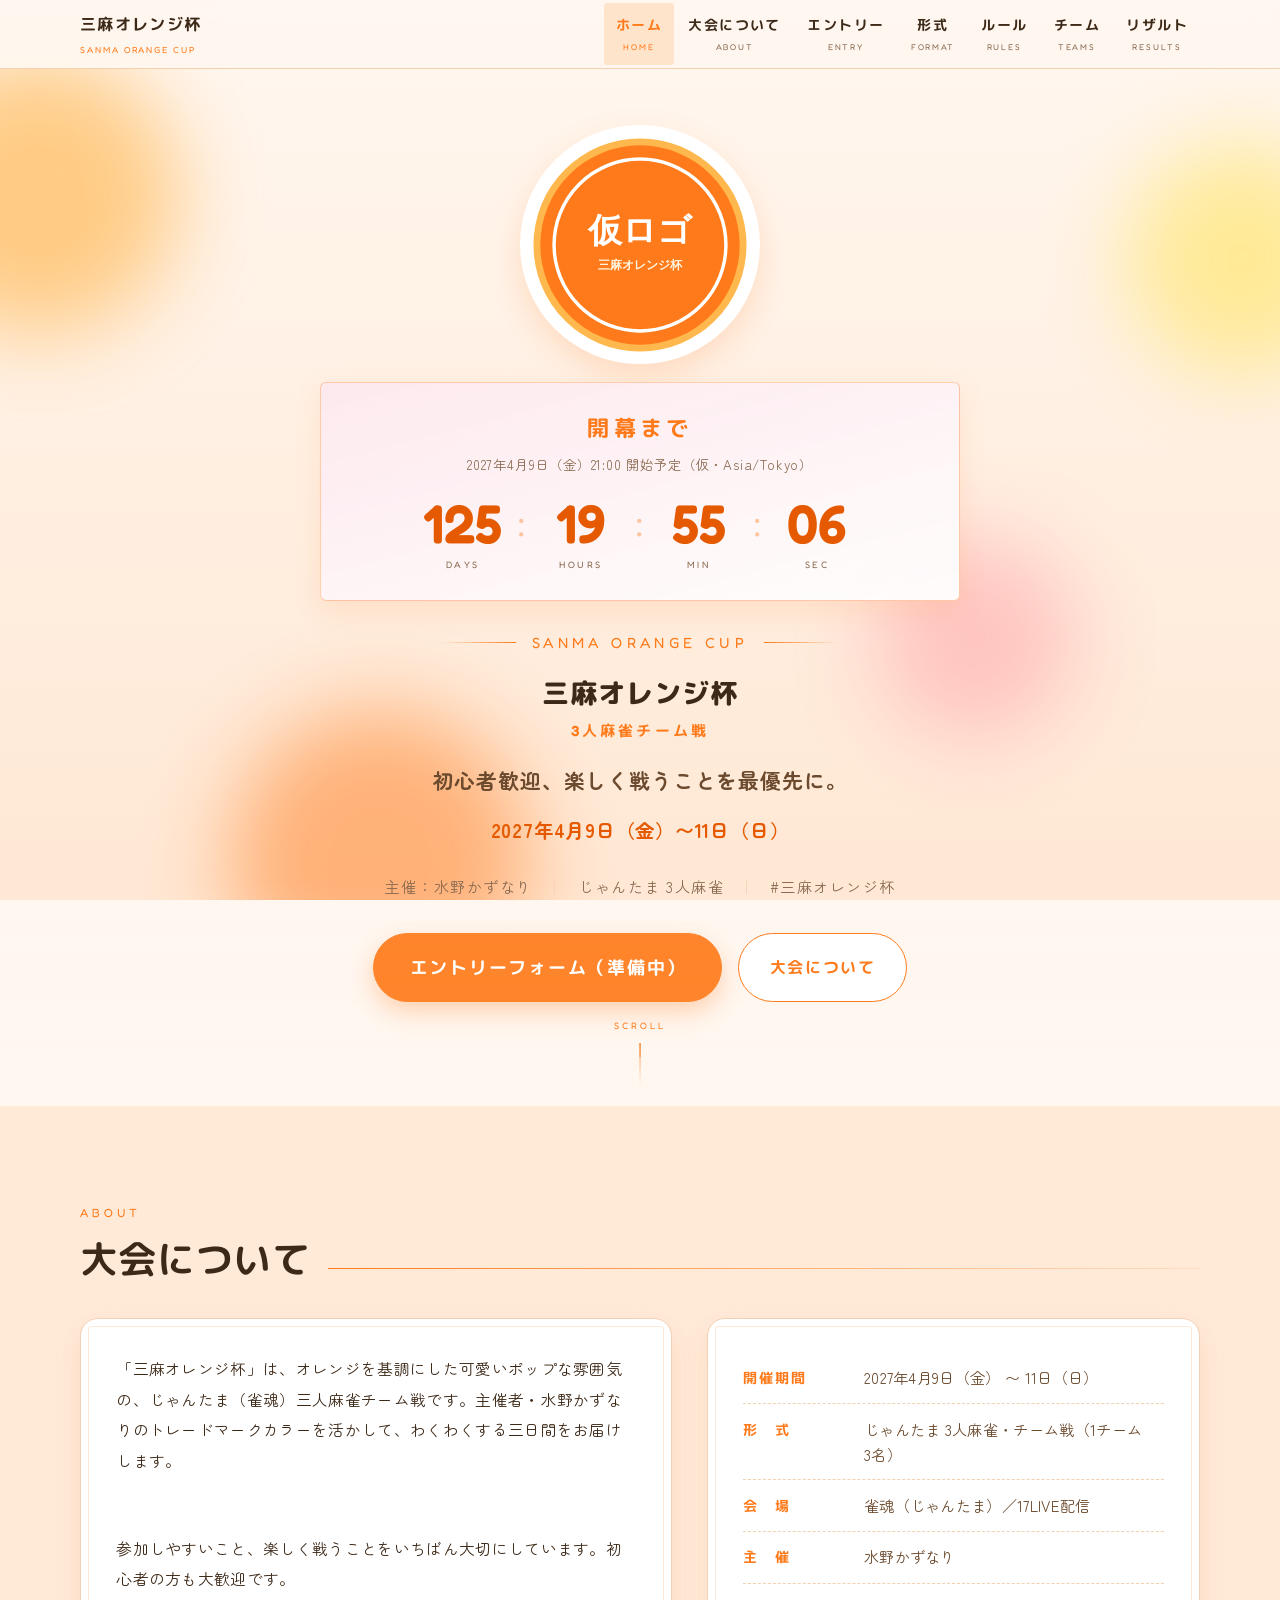
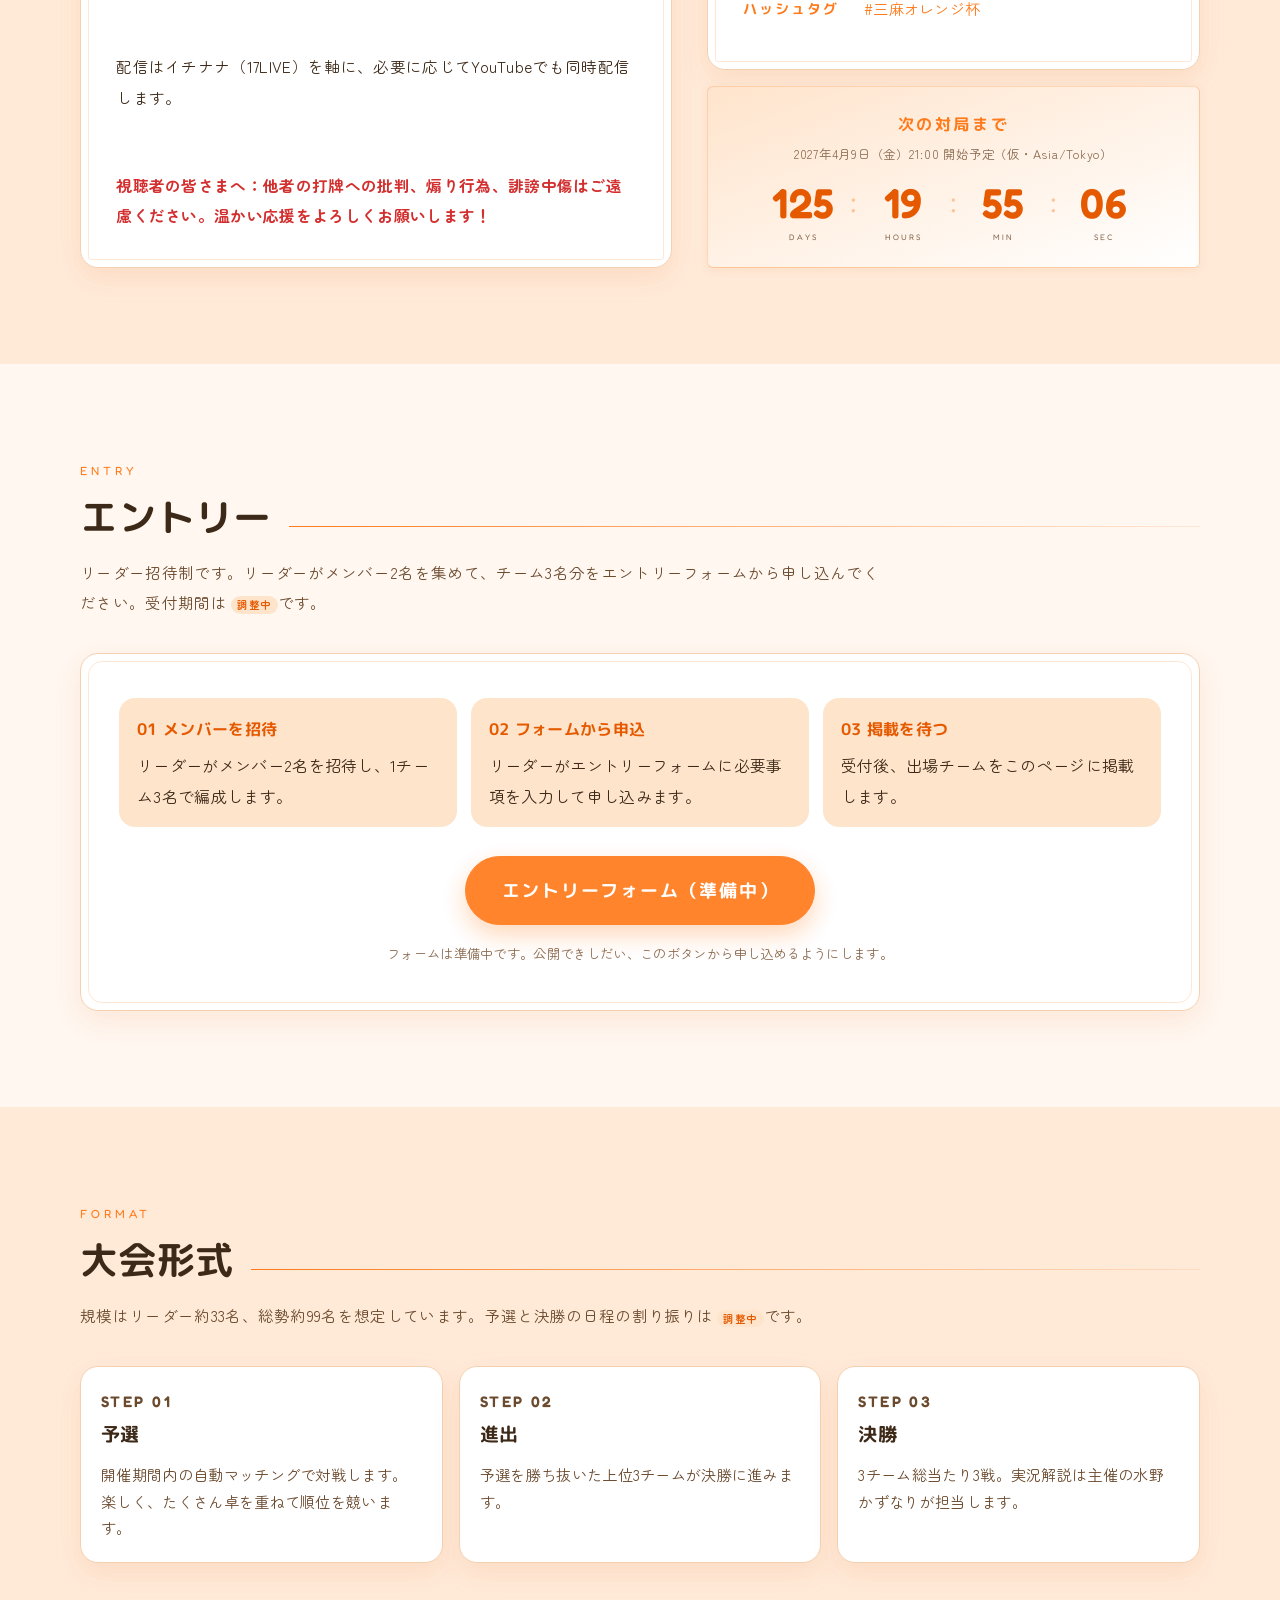
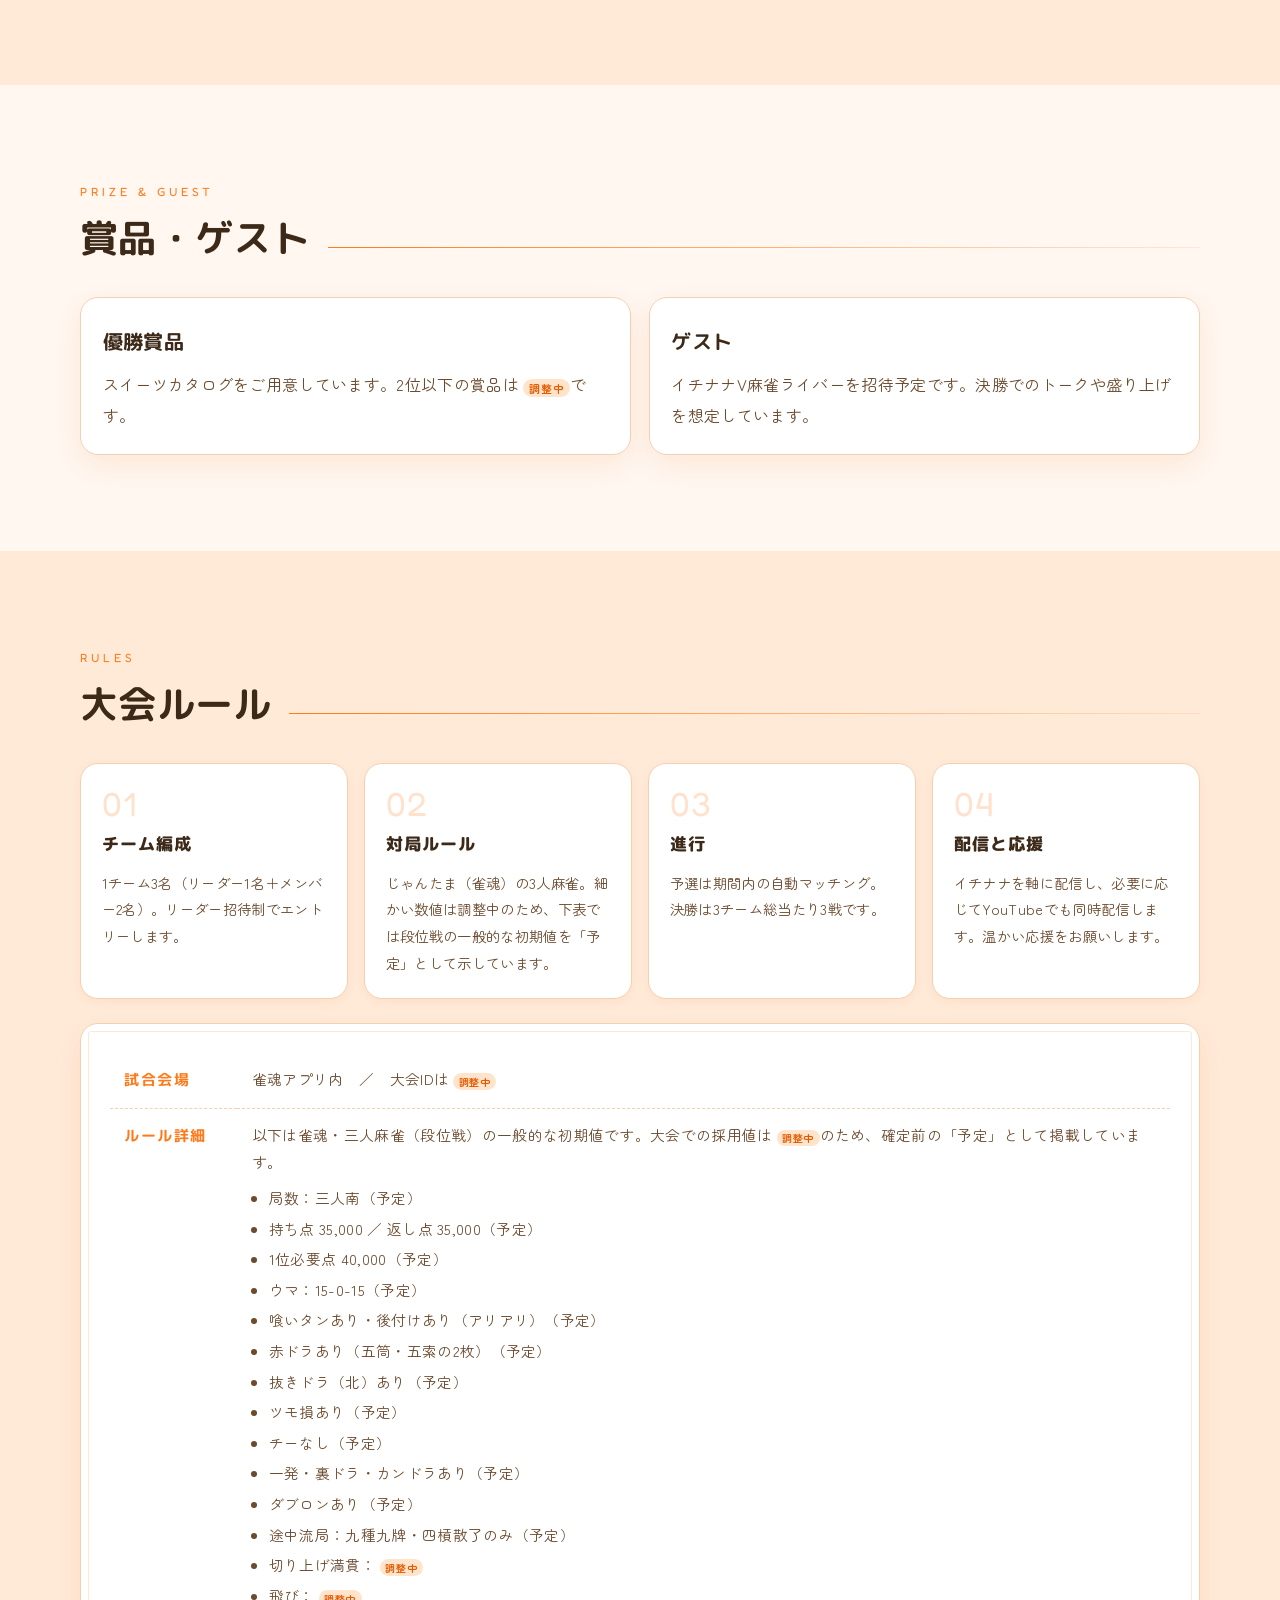
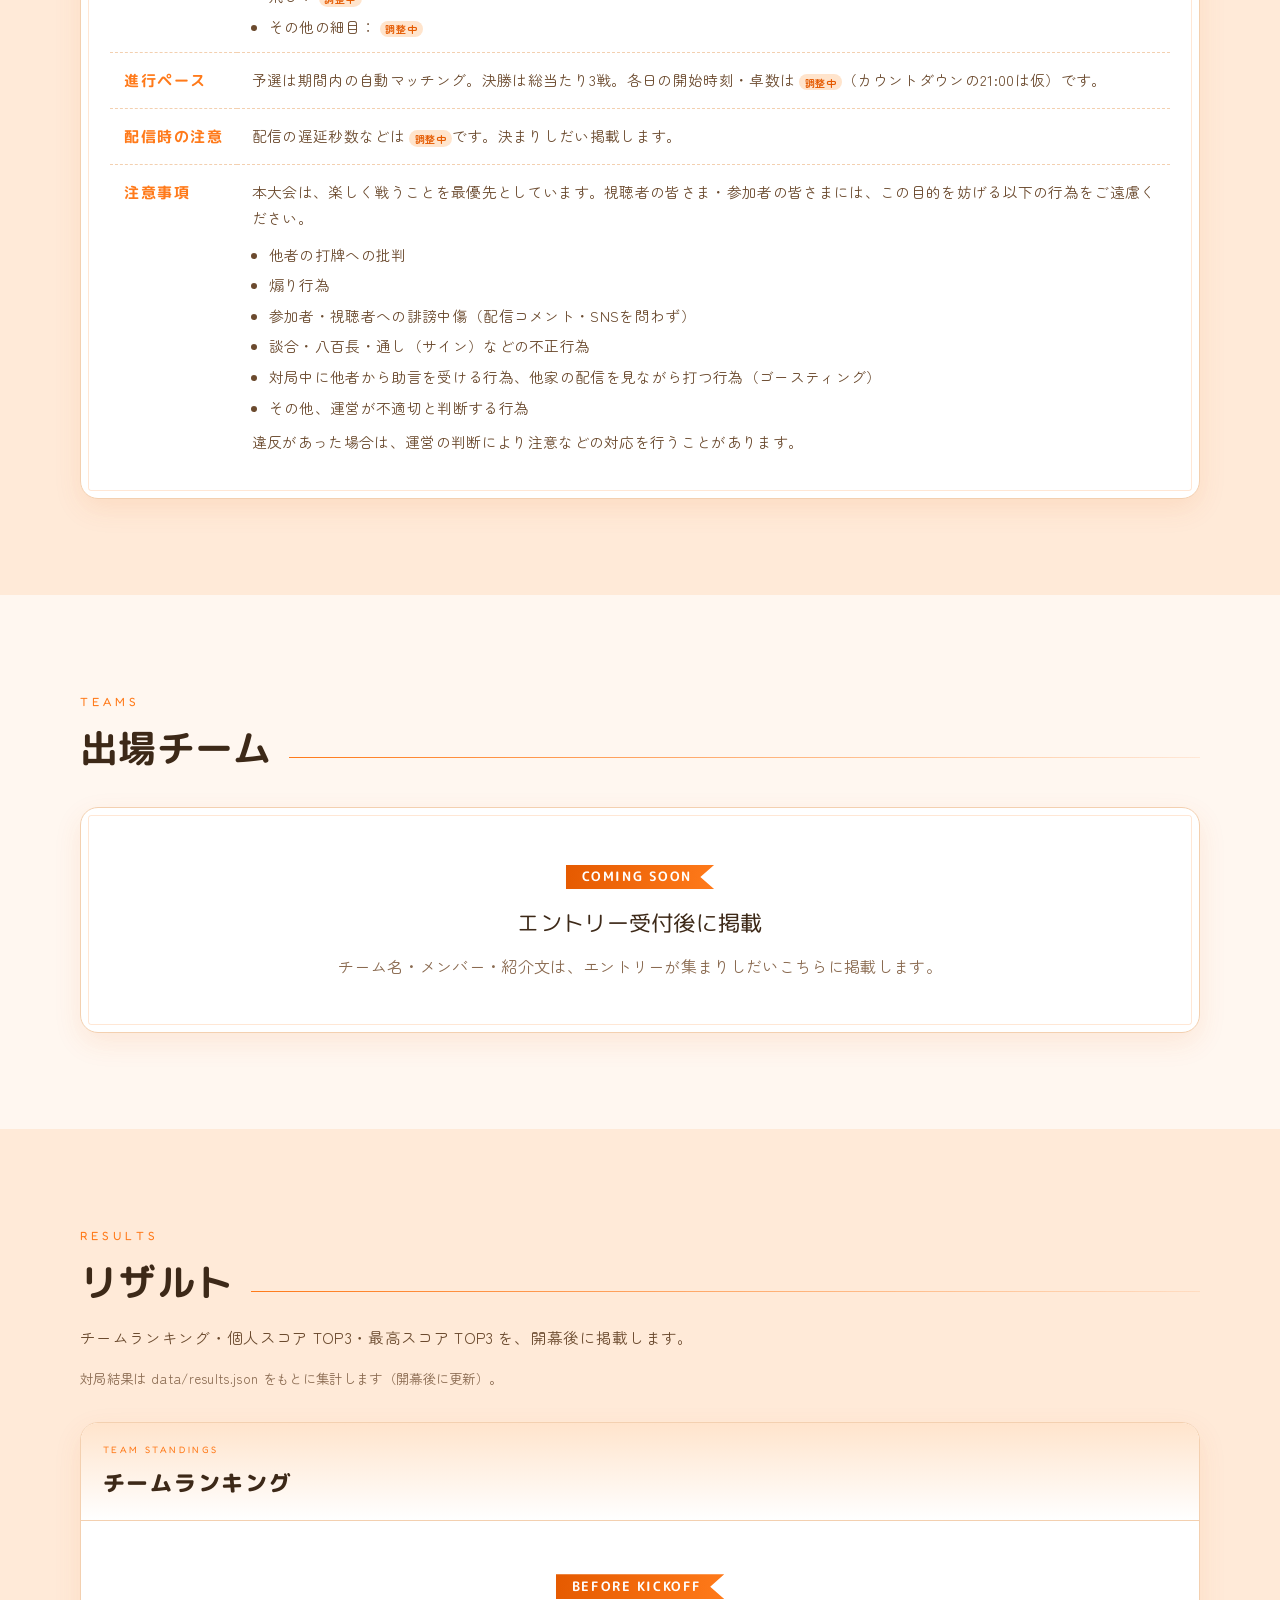
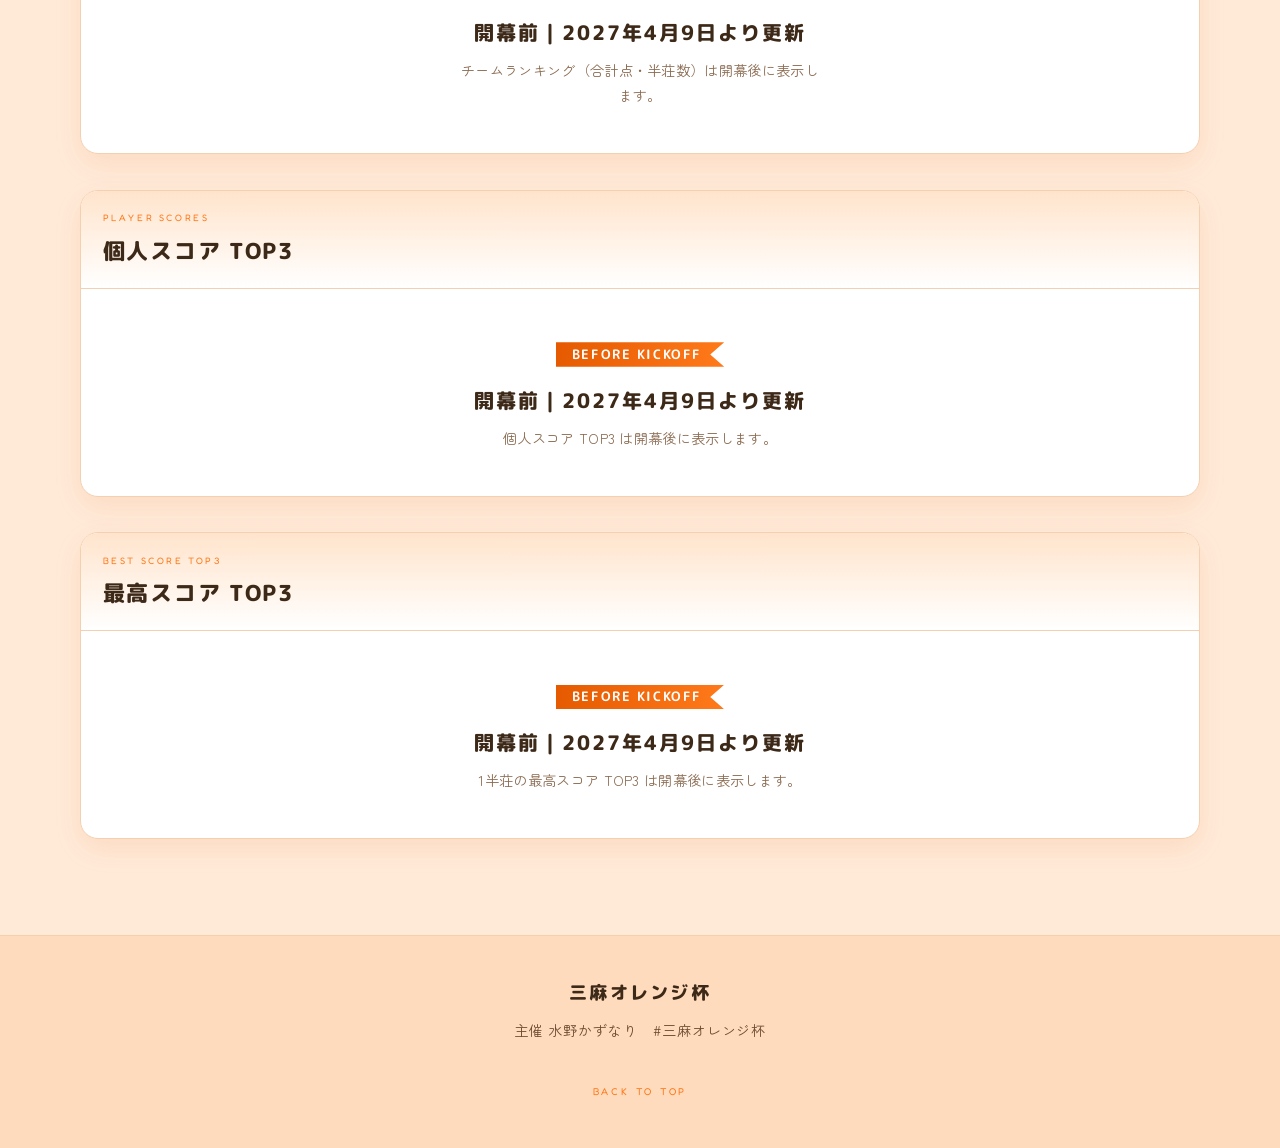
<file: index.html>
<!DOCTYPE html>
<html lang="ja">
<head>
  <meta charset="utf-8">
  <meta name="viewport" content="width=device-width, initial-scale=1">
  <title>三麻オレンジ杯</title>
  <meta name="description" content="三麻オレンジ杯。じゃんたま（雀魂）三人麻雀のチーム戦。2027年4月9日（金）〜11日（日）開催。主催 水野かずなり。#三麻オレンジ杯">
  <meta name="theme-color" content="#FF7A1A">
  <link rel="icon" href="images/logo.svg" type="image/svg+xml">
  <link rel="preconnect" href="https://fonts.googleapis.com">
  <link rel="preconnect" href="https://fonts.gstatic.com" crossorigin>
  <link href="https://fonts.googleapis.com/css2?family=Fredoka:wght@400;500;600;700&family=M+PLUS+Rounded+1c:wght@400;500;700;800&family=Zen+Maru+Gothic:wght@400;500;700;900&display=swap" rel="stylesheet">
  <link rel="stylesheet" href="css/styles.css">
</head>
<body>
  <div class="site-orbs" aria-hidden="true">
    <span class="site-orb site-orb--1"></span>
    <span class="site-orb site-orb--2"></span>
    <span class="site-orb site-orb--3"></span>
    <span class="site-orb site-orb--4"></span>
  </div>
  <a href="#main" class="sr-only">本文へスキップ</a>

  <header class="hdr" id="site-header">
    <div class="hdr__inner">
      <a class="hdr__brand" href="#top" aria-label="三麻オレンジ杯 ホーム">
        <span class="hdr__brand-ja">三麻オレンジ杯</span>
        <span class="hdr__brand-en">SANMA ORANGE CUP</span>
      </a>
      <nav class="hdr__nav" aria-label="メインナビゲーション">
        <ul>
          <li><a href="#top"><span class="ja">ホーム</span><span class="en">HOME</span></a></li>
          <li><a href="#about"><span class="ja">大会について</span><span class="en">ABOUT</span></a></li>
          <li><a href="#entry"><span class="ja">エントリー</span><span class="en">ENTRY</span></a></li>
          <li><a href="#format"><span class="ja">形式</span><span class="en">FORMAT</span></a></li>
          <li><a href="#rules"><span class="ja">ルール</span><span class="en">RULES</span></a></li>
          <li><a href="#teams"><span class="ja">チーム</span><span class="en">TEAMS</span></a></li>
          <li><a href="#results"><span class="ja">リザルト</span><span class="en">RESULTS</span></a></li>
        </ul>
      </nav>
      <button class="hdr__burger" type="button" aria-expanded="false" aria-controls="drawer" aria-label="メニューを開く">
        <span></span><span></span><span></span>
      </button>
    </div>
  </header>

  <div class="drawer" id="drawer" hidden>
    <nav aria-label="モバイルナビゲーション">
      <ul>
        <li><a href="#top"><span class="en">HOME</span><span class="ja">ホーム</span></a></li>
        <li><a href="#about"><span class="en">ABOUT</span><span class="ja">大会について</span></a></li>
        <li><a href="#entry"><span class="en">ENTRY</span><span class="ja">エントリー</span></a></li>
        <li><a href="#format"><span class="en">FORMAT</span><span class="ja">形式</span></a></li>
        <li><a href="#rules"><span class="en">RULES</span><span class="ja">ルール</span></a></li>
        <li><a href="#teams"><span class="en">TEAMS</span><span class="ja">チーム</span></a></li>
        <li><a href="#results"><span class="en">RESULTS</span><span class="ja">リザルト</span></a></li>
      </ul>
    </nav>
  </div>

  <main id="main">
    <section class="hero" id="top" aria-labelledby="hero-title">
      <div class="hero__veil" aria-hidden="true"></div>
      <div class="hero__content">
        <div class="hero__logo-plate">
          <img
            class="hero__logo"
            src="images/logo.svg"
            alt="三麻オレンジ杯 仮ロゴ"
            width="512"
            height="512"
          >
        </div>
        <div class="cd cd--hero" data-countdown="kickoff" data-target="2027-04-09T21:00:00+09:00" aria-live="polite">
          <p class="cd__label">開幕まで</p>
          <p class="cd__sub">2027年4月9日（金）21:00 開始予定（仮・Asia/Tokyo）</p>
          <div class="cd__grid" data-cd-grid>
            <div class="cd__unit"><span class="cd__num" data-cd="days">--</span><span class="cd__cap">DAYS</span></div>
            <span class="cd__sep" aria-hidden="true">:</span>
            <div class="cd__unit"><span class="cd__num" data-cd="hours">--</span><span class="cd__cap">HOURS</span></div>
            <span class="cd__sep" aria-hidden="true">:</span>
            <div class="cd__unit"><span class="cd__num" data-cd="mins">--</span><span class="cd__cap">MIN</span></div>
            <span class="cd__sep" aria-hidden="true">:</span>
            <div class="cd__unit"><span class="cd__num" data-cd="secs">--</span><span class="cd__cap">SEC</span></div>
          </div>
          <p class="cd__done" data-cd-done hidden>大会期間中</p>
        </div>
        <p class="hero__eyebrow">
          <span class="hero__eyebrow-line" aria-hidden="true"></span>
          SANMA ORANGE CUP
          <span class="hero__eyebrow-line" aria-hidden="true"></span>
        </p>
        <h1 class="hero__title" id="hero-title">
          <span class="hero__title-ja">三麻オレンジ杯</span>
          <span class="hero__title-en">3人麻雀チーム戦</span>
        </h1>
        <p class="hero__tagline">初心者歓迎、楽しく戦うことを最優先に。</p>
        <p class="hero__dates">2027年4月9日（金）〜11日（日）</p>
        <p class="hero__meta">
          <span class="hero__meta-item">主催：水野かずなり</span>
          <span class="hero__meta-sep" aria-hidden="true">｜</span>
          <span class="hero__meta-item">じゃんたま 3人麻雀</span>
          <span class="hero__meta-sep" aria-hidden="true">｜</span>
          <span class="hero__meta-item">#三麻オレンジ杯</span>
        </p>
        <div class="hero__cta">
          <a class="btn btn-entry" data-entry-form data-entry-label href="#entry">エントリーフォーム（準備中）</a>
          <a class="btn btn-ghost" href="#about">大会について</a>
        </div>
      </div>
      <div class="hero__scroll" aria-hidden="true">
        <span class="hero__scroll-txt">SCROLL</span>
        <span class="hero__scroll-line"></span>
      </div>
    </section>

    <section class="section" id="about" aria-labelledby="about-heading">
      <div class="shell">
        <div class="sect-head">
          <div>
            <div class="en">ABOUT</div>
            <h2 id="about-heading">大会について</h2>
          </div>
        </div>

        <div class="about">
          <div class="washi about__text">
            <p>「三麻オレンジ杯」は、オレンジを基調にした可愛いポップな雰囲気の、じゃんたま（雀魂）三人麻雀チーム戦です。主催者・水野かずなりのトレードマークカラーを活かして、わくわくする三日間をお届けします。</p>
            <p>参加しやすいこと、楽しく戦うことをいちばん大切にしています。初心者の方も大歓迎です。</p>
            <p>配信はイチナナ（17LIVE）を軸に、必要に応じてYouTubeでも同時配信します。</p>
            <p class="viewer-note">視聴者の皆さまへ：他者の打牌への批判、煽り行為、誹謗中傷はご遠慮ください。温かい応援をよろしくお願いします！</p>
          </div>

          <div class="about-stack">
            <div class="washi about__info">
              <dl>
                <div>
                  <dt>開催期間</dt>
                  <dd><span class="nowrap">2027年4月9日（金）</span> 〜 <span class="nowrap">11日（日）</span></dd>
                </div>
                <div>
                  <dt>形　式</dt>
                  <dd>じゃんたま 3人麻雀・チーム戦（1チーム3名）</dd>
                </div>
                <div>
                  <dt>会　場</dt>
                  <dd>雀魂（じゃんたま）／17LIVE配信</dd>
                </div>
                <div>
                  <dt>主　催</dt>
                  <dd>水野かずなり</dd>
                </div>
                <div>
                  <dt>ハッシュタグ</dt>
                  <dd><a href="https://x.com/hashtag/%E4%B8%89%E9%BA%BB%E3%82%AA%E3%83%AC%E3%83%B3%E3%82%B8%E6%9D%AF" target="_blank" rel="noopener noreferrer">#三麻オレンジ杯</a></dd>
                </div>
              </dl>
            </div>

            <div class="cd" id="countdown" data-countdown="next-match" aria-live="polite">
              <p class="cd__label">次の対局まで</p>
              <p class="cd__sub" data-cd-sub>2027年4月9日（金）21:00 開始予定（仮・Asia/Tokyo）</p>
              <div class="cd__grid" data-cd-grid>
                <div class="cd__unit"><span class="cd__num" data-cd="days">--</span><span class="cd__cap">DAYS</span></div>
                <span class="cd__sep" aria-hidden="true">:</span>
                <div class="cd__unit"><span class="cd__num" data-cd="hours">--</span><span class="cd__cap">HOURS</span></div>
                <span class="cd__sep" aria-hidden="true">:</span>
                <div class="cd__unit"><span class="cd__num" data-cd="mins">--</span><span class="cd__cap">MIN</span></div>
                <span class="cd__sep" aria-hidden="true">:</span>
                <div class="cd__unit"><span class="cd__num" data-cd="secs">--</span><span class="cd__cap">SEC</span></div>
              </div>
              <p class="cd__done" data-cd-done hidden>対局中</p>
            </div>
          </div>
        </div>
      </div>
    </section>

    <section class="section" id="entry" aria-labelledby="entry-heading">
      <div class="shell">
        <div class="sect-head">
          <div>
            <div class="en">ENTRY</div>
            <h2 id="entry-heading">エントリー</h2>
          </div>
        </div>
        <p class="sect-lead">リーダー招待制です。リーダーがメンバー2名を集めて、チーム3名分をエントリーフォームから申し込んでください。受付期間は<span class="badge-temp">調整中</span>です。</p>

        <div class="washi entry-panel">
          <ol class="entry-panel__steps">
            <li>
              <strong>01 メンバーを招待</strong>
              リーダーがメンバー2名を招待し、1チーム3名で編成します。
            </li>
            <li>
              <strong>02 フォームから申込</strong>
              リーダーがエントリーフォームに必要事項を入力して申し込みます。
            </li>
            <li>
              <strong>03 掲載を待つ</strong>
              受付後、出場チームをこのページに掲載します。
            </li>
          </ol>
          <a class="btn btn-entry" data-entry-form data-entry-label href="#">エントリーフォーム（準備中）</a>
          <p class="entry-panel__note note">フォームは準備中です。公開できしだい、このボタンから申し込めるようにします。</p>
        </div>
      </div>
    </section>

    <section class="section" id="format" aria-labelledby="format-heading">
      <div class="shell">
        <div class="sect-head">
          <div>
            <div class="en">FORMAT</div>
            <h2 id="format-heading">大会形式</h2>
          </div>
        </div>
        <p class="sect-lead">規模はリーダー約33名、総勢約99名を想定しています。予選と決勝の日程の割り振りは<span class="badge-temp">調整中</span>です。</p>

        <div class="flow">
          <article class="flow-card">
            <p class="flow-card__num">STEP 01</p>
            <h3>予選</h3>
            <p>開催期間内の自動マッチングで対戦します。楽しく、たくさん卓を重ねて順位を競います。</p>
          </article>
          <article class="flow-card">
            <p class="flow-card__num">STEP 02</p>
            <h3>進出</h3>
            <p>予選を勝ち抜いた上位3チームが決勝に進みます。</p>
          </article>
          <article class="flow-card">
            <p class="flow-card__num">STEP 03</p>
            <h3>決勝</h3>
            <p>3チーム総当たり3戦。実況解説は主催の水野かずなりが担当します。</p>
          </article>
        </div>
      </div>
    </section>

    <section class="section" id="prize" aria-labelledby="prize-heading">
      <div class="shell">
        <div class="sect-head">
          <div>
            <div class="en">PRIZE &amp; GUEST</div>
            <h2 id="prize-heading">賞品・ゲスト</h2>
          </div>
        </div>
        <div class="prize-grid">
          <article class="prize-card">
            <h3>優勝賞品</h3>
            <p>スイーツカタログをご用意しています。2位以下の賞品は<span class="badge-temp">調整中</span>です。</p>
          </article>
          <article class="prize-card">
            <h3>ゲスト</h3>
            <p>イチナナV麻雀ライバーを招待予定です。決勝でのトークや盛り上げを想定しています。</p>
          </article>
        </div>
      </div>
    </section>

    <section class="section" id="rules" aria-labelledby="rules-heading">
      <div class="shell">
        <div class="sect-head">
          <div>
            <div class="en">RULES</div>
            <h2 id="rules-heading">大会ルール</h2>
          </div>
        </div>
        <div class="rules-grid">
          <article class="rule-card">
            <div class="rule-card__num">01</div>
            <h3>チーム編成</h3>
            <p>1チーム3名（リーダー1名＋メンバー2名）。リーダー招待制でエントリーします。</p>
          </article>
          <article class="rule-card">
            <div class="rule-card__num">02</div>
            <h3>対局ルール</h3>
            <p>じゃんたま（雀魂）の3人麻雀。細かい数値は調整中のため、下表では段位戦の一般的な初期値を「予定」として示しています。</p>
          </article>
          <article class="rule-card">
            <div class="rule-card__num">03</div>
            <h3>進行</h3>
            <p>予選は期間内の自動マッチング。決勝は3チーム総当たり3戦です。</p>
          </article>
          <article class="rule-card">
            <div class="rule-card__num">04</div>
            <h3>配信と応援</h3>
            <p>イチナナを軸に配信し、必要に応じてYouTubeでも同時配信します。温かい応援をお願いします。</p>
          </article>
        </div>

        <div class="washi rules-table-wrap">
          <table class="rules-table">
            <tbody>
              <tr>
                <th scope="row">試合会場</th>
                <td>雀魂アプリ内　／　大会IDは<span class="badge-temp">調整中</span></td>
              </tr>
              <tr>
                <th scope="row">ルール詳細</th>
                <td>
                  <p class="rules-note-lead">以下は雀魂・三人麻雀（段位戦）の一般的な初期値です。大会での採用値は<span class="badge-temp">調整中</span>のため、確定前の「予定」として掲載しています。</p>
                  <ul class="rules-detail-list">
                    <li>局数：三人南（予定）</li>
                    <li>持ち点 35,000 ／ 返し点 35,000（予定）</li>
                    <li>1位必要点 40,000（予定）</li>
                    <li>ウマ：15-0-15（予定）</li>
                    <li>喰いタンあり・後付けあり（アリアリ）（予定）</li>
                    <li>赤ドラあり（五筒・五索の2枚）（予定）</li>
                    <li>抜きドラ（北）あり（予定）</li>
                    <li>ツモ損あり（予定）</li>
                    <li>チーなし（予定）</li>
                    <li>一発・裏ドラ・カンドラあり（予定）</li>
                    <li>ダブロンあり（予定）</li>
                    <li>途中流局：九種九牌・四槓散了のみ（予定）</li>
                    <li>切り上げ満貫：<span class="badge-temp">調整中</span></li>
                    <li>飛び：<span class="badge-temp">調整中</span></li>
                    <li>その他の細目：<span class="badge-temp">調整中</span></li>
                  </ul>
                </td>
              </tr>
              <tr>
                <th scope="row">進行ペース</th>
                <td>予選は期間内の自動マッチング。決勝は総当たり3戦。各日の開始時刻・卓数は<span class="badge-temp">調整中</span>（カウントダウンの21:00は仮）です。</td>
              </tr>
              <tr>
                <th scope="row">配信時の注意</th>
                <td>配信の遅延秒数などは<span class="badge-temp">調整中</span>です。決まりしだい掲載します。</td>
              </tr>
              <tr>
                <th scope="row">注意事項</th>
                <td>
                  <p class="rules-note-lead">本大会は、楽しく戦うことを最優先としています。視聴者の皆さま・参加者の皆さまには、この目的を妨げる以下の行為をご遠慮ください。</p>
                  <ul class="rules-detail-list">
                    <li>他者の打牌への批判</li>
                    <li>煽り行為</li>
                    <li>参加者・視聴者への誹謗中傷（配信コメント・SNSを問わず）</li>
                    <li>談合・八百長・通し（サイン）などの不正行為</li>
                    <li>対局中に他者から助言を受ける行為、他家の配信を見ながら打つ行為（ゴースティング）</li>
                    <li>その他、運営が不適切と判断する行為</li>
                  </ul>
                  <p class="rules-note-lead">違反があった場合は、運営の判断により注意などの対応を行うことがあります。</p>
                </td>
              </tr>
            </tbody>
          </table>
        </div>
      </div>
    </section>

    <section class="section" id="teams" aria-labelledby="teams-heading">
      <div class="shell">
        <div class="sect-head">
          <div>
            <div class="en">TEAMS</div>
            <h2 id="teams-heading">出場チーム</h2>
          </div>
        </div>
        <div class="washi placeholder-card">
          <p class="results-empty-state__badge"><span class="ribbon">COMING SOON</span></p>
          <p class="placeholder-card__title">エントリー受付後に掲載</p>
          <p class="placeholder-card__hint">チーム名・メンバー・紹介文は、エントリーが集まりしだいこちらに掲載します。</p>
        </div>
      </div>
    </section>

    <section class="section" id="results" aria-labelledby="results-heading">
      <div class="shell">
        <div class="sect-head">
          <div>
            <div class="en">RESULTS</div>
            <h2 id="results-heading">リザルト</h2>
          </div>
        </div>
        <p class="sect-lead">チームランキング・個人スコア TOP3・最高スコア TOP3 を、開幕後に掲載します。</p>
        <p class="results-sample-banner" data-sample-banner hidden>※これはお試し表示です（サンプルデータ）</p>
        <p class="results-caption note">対局結果は data/results.json をもとに集計します（開幕後に更新）。</p>

        <article class="results-block" id="results-teams" aria-labelledby="results-teams-heading">
          <header class="results-block__head">
            <p class="results-block__en">TEAM STANDINGS</p>
            <h3 id="results-teams-heading">チームランキング</h3>
          </header>
          <div class="results-block__body" data-results="teamRanking">
            <div class="results-empty-state" data-empty-state>
              <p class="results-empty-state__badge"><span class="ribbon">BEFORE KICKOFF</span></p>
              <p class="results-empty-state__title">開幕前｜2027年4月9日より更新</p>
              <p class="results-empty-state__hint">チームランキング（合計点・半荘数）は開幕後に表示します。</p>
            </div>
            <div class="results-table-wrap" hidden data-filled-state>
              <table class="results-table" aria-label="チームランキング">
                <thead>
                  <tr>
                    <th scope="col">順位</th>
                    <th scope="col">チーム</th>
                    <th scope="col">点数</th>
                    <th scope="col">半荘数</th>
                  </tr>
                </thead>
                <tbody data-results-body="teamRanking"></tbody>
              </table>
            </div>
          </div>
        </article>

        <article class="results-block" id="results-players" aria-labelledby="results-players-heading">
          <header class="results-block__head">
            <p class="results-block__en">PLAYER SCORES</p>
            <h3 id="results-players-heading">個人スコア TOP3</h3>
          </header>
          <div class="results-block__body" data-results="playerScores">
            <div class="results-empty-state" data-empty-state>
              <p class="results-empty-state__badge"><span class="ribbon">BEFORE KICKOFF</span></p>
              <p class="results-empty-state__title">開幕前｜2027年4月9日より更新</p>
              <p class="results-empty-state__hint">個人スコア TOP3 は開幕後に表示します。</p>
            </div>
            <div class="results-table-wrap" hidden data-filled-state>
              <table class="results-table" aria-label="個人スコア TOP3">
                <thead>
                  <tr>
                    <th scope="col">順位</th>
                    <th scope="col">選手名</th>
                    <th scope="col">チーム</th>
                    <th scope="col">スコア</th>
                    <th scope="col">半荘数</th>
                  </tr>
                </thead>
                <tbody data-results-body="playerScores"></tbody>
              </table>
            </div>
          </div>
        </article>

        <article class="results-block" id="results-top" aria-labelledby="results-top-heading">
          <header class="results-block__head">
            <p class="results-block__en">BEST SCORE TOP3</p>
            <h3 id="results-top-heading">最高スコア TOP3</h3>
          </header>
          <div class="results-block__body" data-results="topScores">
            <div class="results-empty-state" data-empty-state>
              <p class="results-empty-state__badge"><span class="ribbon">BEFORE KICKOFF</span></p>
              <p class="results-empty-state__title">開幕前｜2027年4月9日より更新</p>
              <p class="results-empty-state__hint">1半荘の最高スコア TOP3 は開幕後に表示します。</p>
            </div>
            <ol class="top-scores" hidden data-filled-state data-results-body="topScores"></ol>
          </div>
        </article>
      </div>
    </section>
  </main>

  <footer class="ftr">
    <div class="shell">
      <p class="ftr__title">三麻オレンジ杯</p>
      <p class="ftr__meta">
        <span>主催 水野かずなり</span>
        <span>#三麻オレンジ杯</span>
      </p>
      <a class="ftr__top" href="#top">BACK TO TOP</a>
    </div>
  </footer>

  <script src="js/config.js"></script>
  <script src="js/main.js" defer></script>
</body>
</html>
</file>
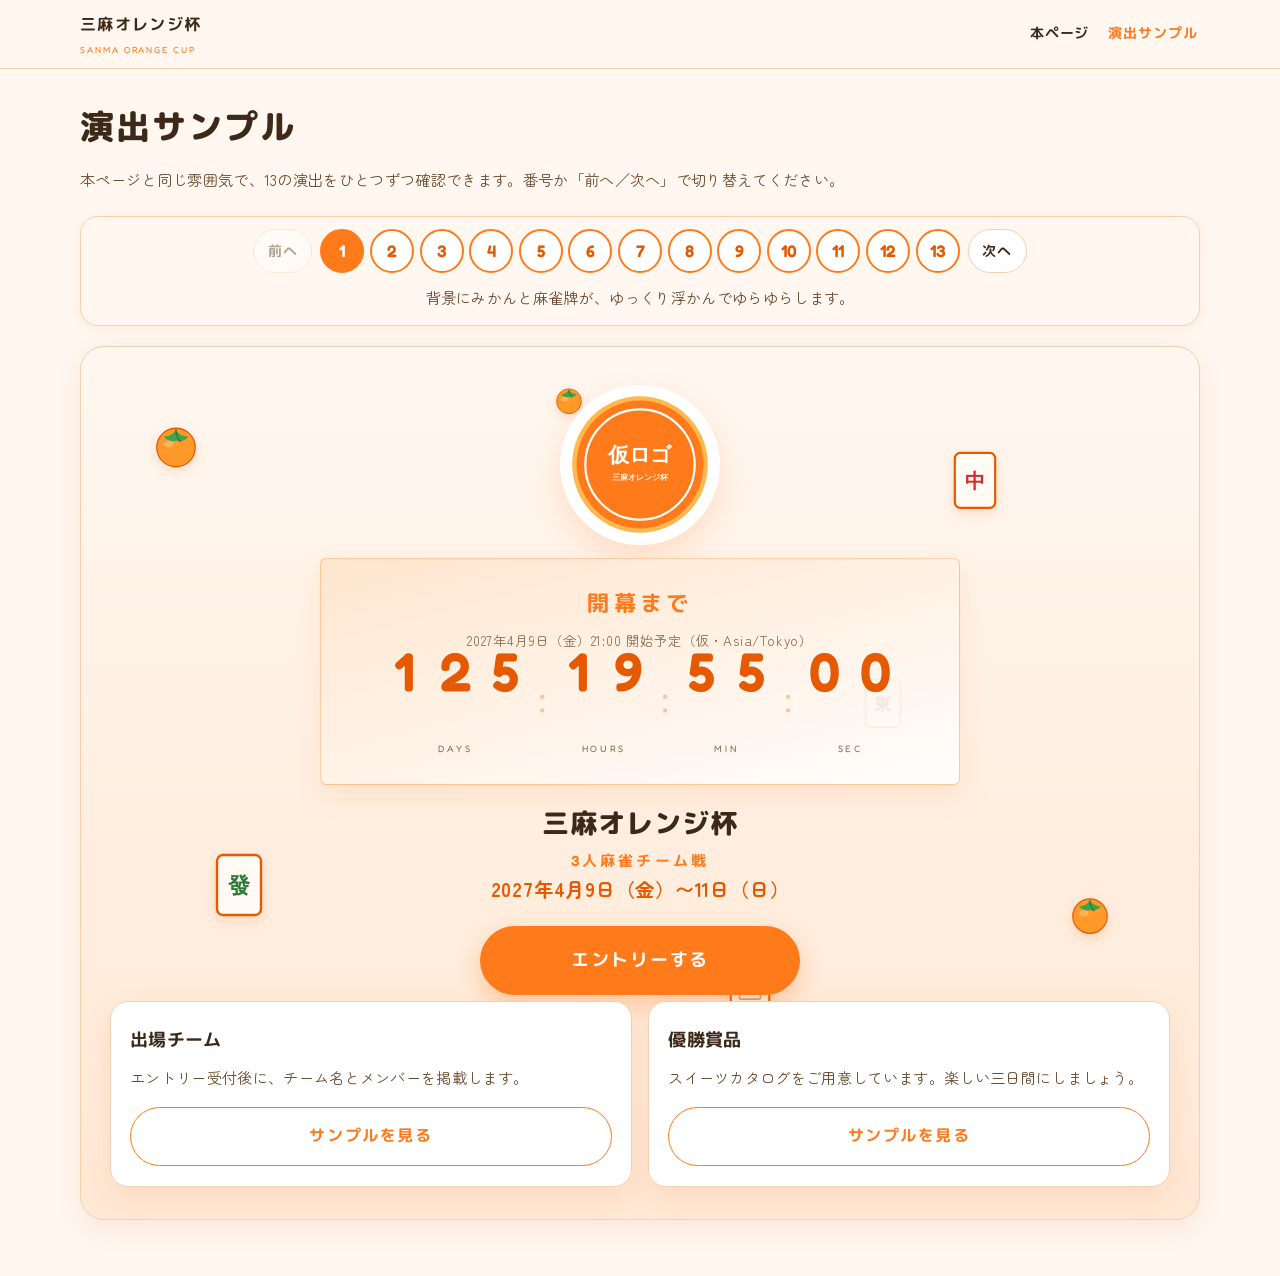
<file: effects.html>
<!DOCTYPE html>
<html lang="ja">
<head>
  <meta charset="utf-8">
  <meta name="viewport" content="width=device-width, initial-scale=1">
  <title>演出サンプル｜三麻オレンジ杯</title>
  <meta name="description" content="三麻オレンジ杯ホームページの演出サンプル。6つの動きを順番に確認できます。">
  <meta name="theme-color" content="#FF7A1A">
  <meta name="robots" content="noindex">
  <link rel="icon" href="images/logo.svg" type="image/svg+xml">
  <link rel="preconnect" href="https://fonts.googleapis.com">
  <link rel="preconnect" href="https://fonts.gstatic.com" crossorigin>
  <link href="https://fonts.googleapis.com/css2?family=Fredoka:wght@400;500;600;700&family=M+PLUS+Rounded+1c:wght@400;500;700;800&family=Zen+Maru+Gothic:wght@400;500;700;900&display=swap" rel="stylesheet">
  <link rel="stylesheet" href="css/styles.css">
  <link rel="stylesheet" href="css/effects.css">
</head>
<body data-effect="1">
  <a href="#fx-panel" class="sr-only">本文へスキップ</a>

  <header class="hdr" id="site-header">
    <div class="hdr__inner">
      <a class="hdr__brand" href="index.html" aria-label="三麻オレンジ杯 本ページへ">
        <span class="hdr__brand-ja">三麻オレンジ杯</span>
        <span class="hdr__brand-en">SANMA ORANGE CUP</span>
      </a>
      <nav class="fx-header-nav" aria-label="ページ案内">
        <a href="index.html">本ページ</a>
        <a href="effects.html" aria-current="page">演出サンプル</a>
      </nav>
    </div>
  </header>

  <main class="fx-page" id="main">
    <div class="shell">
      <div class="fx-intro">
        <h1>演出サンプル</h1>
        <p>本ページと同じ雰囲気で、13の演出をひとつずつ確認できます。番号か「前へ／次へ」で切り替えてください。</p>
      </div>

      <p class="motion-note">お使いの環境では「動きを減らす」設定がオンのため、演出はほぼ静止して表示されます。</p>

      <div class="fx-controls">
        <div class="fx-tabs" role="tablist" aria-label="演出の選択">
          <button type="button" class="fx-step" data-fx-prev>前へ</button>
          <ul class="fx-nums">
            <li><button type="button" class="fx-num" role="tab" id="tab-1" aria-controls="fx-panel" aria-selected="true" data-fx="1">1</button></li>
            <li><button type="button" class="fx-num" role="tab" id="tab-2" aria-controls="fx-panel" aria-selected="false" tabindex="-1" data-fx="2">2</button></li>
            <li><button type="button" class="fx-num" role="tab" id="tab-3" aria-controls="fx-panel" aria-selected="false" tabindex="-1" data-fx="3">3</button></li>
            <li><button type="button" class="fx-num" role="tab" id="tab-4" aria-controls="fx-panel" aria-selected="false" tabindex="-1" data-fx="4">4</button></li>
            <li><button type="button" class="fx-num" role="tab" id="tab-5" aria-controls="fx-panel" aria-selected="false" tabindex="-1" data-fx="5">5</button></li>
            <li><button type="button" class="fx-num" role="tab" id="tab-6" aria-controls="fx-panel" aria-selected="false" tabindex="-1" data-fx="6">6</button></li>
            <li><button type="button" class="fx-num" role="tab" id="tab-7" aria-controls="fx-panel" aria-selected="false" tabindex="-1" data-fx="7">7</button></li>
            <li><button type="button" class="fx-num" role="tab" id="tab-8" aria-controls="fx-panel" aria-selected="false" tabindex="-1" data-fx="8">8</button></li>
            <li><button type="button" class="fx-num" role="tab" id="tab-9" aria-controls="fx-panel" aria-selected="false" tabindex="-1" data-fx="9">9</button></li>
            <li><button type="button" class="fx-num" role="tab" id="tab-10" aria-controls="fx-panel" aria-selected="false" tabindex="-1" data-fx="10">10</button></li>
            <li><button type="button" class="fx-num" role="tab" id="tab-11" aria-controls="fx-panel" aria-selected="false" tabindex="-1" data-fx="11">11</button></li>
            <li><button type="button" class="fx-num" role="tab" id="tab-12" aria-controls="fx-panel" aria-selected="false" tabindex="-1" data-fx="12">12</button></li>
            <li><button type="button" class="fx-num" role="tab" id="tab-13" aria-controls="fx-panel" aria-selected="false" tabindex="-1" data-fx="13">13</button></li>
          </ul>
          <button type="button" class="fx-step" data-fx-next>次へ</button>
        </div>
        <p class="fx-caption" data-fx-caption aria-live="polite">背景にみかんと麻雀牌が、ゆっくり浮かんでゆらゆらします。</p>
        <button type="button" class="btn btn-ghost fx-replay" data-fx-replay>もう一度再生</button>
        <div class="fx-extras" data-fx-extras="8" hidden>
          <p class="fx-extras__label" data-tod-label>日本時間に合わせた色です。</p>
          <div class="fx-demo-btns" role="group" aria-label="時間帯のプレビュー">
            <button type="button" class="fx-demo-btn" data-tod="morning">朝</button>
            <button type="button" class="fx-demo-btn" data-tod="day">昼</button>
            <button type="button" class="fx-demo-btn" data-tod="sunset">夕</button>
            <button type="button" class="fx-demo-btn" data-tod="night">夜</button>
          </div>
        </div>
        <div class="fx-extras" data-fx-extras="13" hidden>
          <p class="fx-extras__label">大会の進行を切り替えて、雰囲気の違いを見てください。</p>
          <div class="fx-demo-btns" role="group" aria-label="大会進行のプレビュー">
            <button type="button" class="fx-demo-btn" data-phase="entry">エントリー受付中</button>
            <button type="button" class="fx-demo-btn" data-phase="qual">予選開催中</button>
            <button type="button" class="fx-demo-btn" data-phase="final">決勝</button>
          </div>

          <div class="scroll-fill">
            <p class="scroll-fill__hint">この演出では、下までスクロールすると背景の色と模様が少しずつ変わります。</p>
            <article class="demo-card scroll-fill__card">
              <h3>予選のながれ</h3>
              <p>開催期間内の自動マッチングで対戦します。スクロールを続けると、背景がレモンからオレンジ、夕焼け寄りへと移っていきます。</p>
            </article>
            <article class="demo-card scroll-fill__card">
              <h3>決勝進出</h3>
              <p>予選の上位3チームが決勝に進みます。3チーム総当たりの3戦で、いちばん楽しい時間を目指します。</p>
            </article>
            <article class="demo-card scroll-fill__card">
              <h3>視聴のみなさまへ</h3>
              <p>他者の打牌への批判、煽り行為、誹謗中傷はご遠慮ください。温かい応援をよろしくお願いします。</p>
            </article>
            <article class="demo-card scroll-fill__card">
              <h3>ここが一番下です</h3>
              <p>スクロールに合わせて、いちばん下では深めのオレンジとしましま模様になります。上に戻ると、また明るい色に戻ります。</p>
            </article>
          </div>
        </div>
      </div>

      <div id="fx-panel" class="demo-stage" role="tabpanel" aria-labelledby="tab-1">
        <div class="float-layer" aria-hidden="true">
          <span class="float-item" style="--x:6%;--y:8%;--s:56px;--d:15s;--delay:-2s;--dx:16px;--dy:-20px">
            <svg viewBox="0 0 64 64" focusable="false"><use href="#svg-orange"></use></svg>
          </span>
          <span class="float-item" style="--x:78%;--y:12%;--s:44px;--d:18s;--delay:-6s;--dx:-14px;--dy:-16px">
            <svg viewBox="0 0 48 64" focusable="false"><use href="#svg-tile-chun"></use></svg>
          </span>
          <span class="float-item" style="--x:12%;--y:58%;--s:48px;--d:17s;--delay:-9s;--dx:12px;--dy:18px">
            <svg viewBox="0 0 48 64" focusable="false"><use href="#svg-tile-hatsu"></use></svg>
          </span>
          <span class="float-item" style="--x:88%;--y:62%;--s:50px;--d:14s;--delay:-4s;--dx:-18px;--dy:-12px">
            <svg viewBox="0 0 64 64" focusable="false"><use href="#svg-orange"></use></svg>
          </span>
          <span class="float-item" style="--x:42%;--y:4%;--s:36px;--d:19s;--delay:-11s;--dx:10px;--dy:14px">
            <svg viewBox="0 0 64 64" focusable="false"><use href="#svg-orange"></use></svg>
          </span>
          <span class="float-item" style="--x:58%;--y:70%;--s:42px;--d:16s;--delay:-1s;--dx:-12px;--dy:-18px">
            <svg viewBox="0 0 48 64" focusable="false"><use href="#svg-tile-haku"></use></svg>
          </span>
          <span class="float-item" style="--x:28%;--y:78%;--s:40px;--d:20s;--delay:-7s;--dx:14px;--dy:-10px">
            <svg viewBox="0 0 64 64" focusable="false"><use href="#svg-orange"></use></svg>
          </span>
          <span class="float-item" style="--x:70%;--y:38%;--s:38px;--d:13s;--delay:-5s;--dx:10px;--dy:16px">
            <svg viewBox="0 0 48 64" focusable="false"><use href="#svg-tile-east"></use></svg>
          </span>
        </div>

        <div class="demo-stage__pattern" aria-hidden="true"></div>
        <div class="bg-gradient" aria-hidden="true"></div>
        <div class="bg-tod" aria-hidden="true"></div>
        <div class="bg-scroll" aria-hidden="true">
          <span class="bg-scroll__wash"></span>
          <span class="bg-scroll__pattern bg-scroll__pattern--a"></span>
          <span class="bg-scroll__pattern bg-scroll__pattern--b"></span>
        </div>
        <div class="bg-orbs" aria-hidden="true">
          <span class="orb orb--1"></span>
          <span class="orb orb--2"></span>
          <span class="orb orb--3"></span>
          <span class="orb orb--4"></span>
        </div>
        <div class="bg-swap" aria-hidden="true">
          <span class="swap-layer swap-layer--dots"></span>
          <span class="swap-layer swap-layer--stripes"></span>
          <span class="swap-layer swap-layer--orange"></span>
        </div>
        <div class="bg-follow" aria-hidden="true">
          <span class="follow-glow"></span>
        </div>
        <div class="bg-phase" aria-hidden="true"></div>
        <canvas id="confetti" aria-hidden="true"></canvas>

        <div class="demo-stage__content">
          <div class="demo-hero">
            <div class="hero__logo-plate" data-poyon style="--poyon-delay:0s">
              <img class="hero__logo" src="images/logo.svg" alt="三麻オレンジ杯 仮ロゴ" width="512" height="512">
            </div>
            <div class="cd cd--hero" data-poyon style="--poyon-delay:0.08s" aria-live="off">
              <p class="cd__label">開幕まで</p>
              <p class="cd__sub">2027年4月9日（金）21:00 開始予定（仮・Asia/Tokyo）</p>
              <div class="cd__grid">
                <div class="cd__unit">
                  <div class="cd__num flip-row" data-cd="days"></div>
                  <span class="cd__cap">DAYS</span>
                </div>
                <span class="cd__sep" aria-hidden="true">:</span>
                <div class="cd__unit">
                  <div class="cd__num flip-row" data-cd="hours"></div>
                  <span class="cd__cap">HOURS</span>
                </div>
                <span class="cd__sep" aria-hidden="true">:</span>
                <div class="cd__unit">
                  <div class="cd__num flip-row" data-cd="mins"></div>
                  <span class="cd__cap">MIN</span>
                </div>
                <span class="cd__sep" aria-hidden="true">:</span>
                <div class="cd__unit">
                  <div class="cd__num flip-row" data-cd="secs"></div>
                  <span class="cd__cap">SEC</span>
                </div>
              </div>
              <p class="sr-only" data-cd-live>開幕までの残り時間を読み上げます。</p>
            </div>
            <h2 class="hero__title" data-poyon style="--poyon-delay:0.16s">
              <span class="hero__title-ja">三麻オレンジ杯</span>
              <span class="hero__title-en">3人麻雀チーム戦</span>
            </h2>
            <p class="hero__dates" data-poyon style="--poyon-delay:0.22s">2027年4月9日（金）〜11日（日）</p>
            <p class="phase-badge" data-phase-badge hidden>エントリー受付中</p>
            <div class="hero__cta" data-poyon style="--poyon-delay:0.28s">
              <a class="btn btn-entry" href="#" data-fx-entry>エントリーする</a>
            </div>
          </div>

          <p class="poyon-hint">下にスクロールすると、カードがぽよんと現れます。上の「もう一度再生」でも見られます。</p>
          <div class="poyon-spacer" aria-hidden="true"></div>

          <div class="demo-cards">
            <article class="demo-card" data-poyon style="--poyon-delay:0.05s">
              <h3>出場チーム</h3>
              <p>エントリー受付後に、チーム名とメンバーを掲載します。</p>
              <a class="btn btn-ghost" href="#fx-panel" data-fx-sample-btn>サンプルを見る</a>
            </article>
            <article class="demo-card" data-poyon style="--poyon-delay:0.16s">
              <h3>優勝賞品</h3>
              <p>スイーツカタログをご用意しています。楽しい三日間にしましょう。</p>
              <a class="btn btn-ghost" href="#fx-panel" data-fx-sample-btn>サンプルを見る</a>
            </article>
          </div>

          <div class="scroll-fill">
            <p class="scroll-fill__hint">この演出では、下までスクロールすると背景の色と模様が少しずつ変わります。</p>
            <article class="demo-card scroll-fill__card">
              <h3>予選のながれ</h3>
              <p>開催期間内の自動マッチングで対戦します。スクロールを続けると、背景がレモンからオレンジ、夕焼け寄りへと移っていきます。</p>
            </article>
            <article class="demo-card scroll-fill__card">
              <h3>決勝進出</h3>
              <p>予選の上位3チームが決勝に進みます。3チーム総当たりの3戦で、いちばん楽しい時間を目指します。</p>
            </article>
            <article class="demo-card scroll-fill__card">
              <h3>視聴のみなさまへ</h3>
              <p>他者の打牌への批判、煽り行為、誹謗中傷はご遠慮ください。温かい応援をよろしくお願いします。</p>
            </article>
            <article class="demo-card scroll-fill__card">
              <h3>ここが一番下です</h3>
              <p>スクロールに合わせて、いちばん下では深めのオレンジとしましま模様になります。上に戻ると、また明るい色に戻ります。</p>
            </article>
          </div>
        </div>
      </div>
    </div>
  </main>

  <svg width="0" height="0" style="position:absolute;overflow:hidden" aria-hidden="true" focusable="false">
    <symbol id="svg-orange" viewBox="0 0 64 64">
      <circle cx="32" cy="36" r="22" fill="#FF9A2A"/>
      <circle cx="32" cy="36" r="22" fill="none" stroke="#E55A00" stroke-width="1.5"/>
      <path d="M32 16c4 6 10 8 14 7-3 5-10 7-14 5-4 2-11 0-14-5 4 1 10-1 14-7z" fill="#3FA34D"/>
      <path d="M32 16c0 6 2 10 5 13" fill="none" stroke="#2D7A38" stroke-width="1.6" stroke-linecap="round"/>
      <ellipse cx="24" cy="32" rx="6" ry="4" fill="#FFD09A" opacity="0.45"/>
    </symbol>
    <symbol id="svg-tile-chun" viewBox="0 0 48 64">
      <rect x="2" y="2" width="44" height="60" rx="6" fill="#FFFAF3" stroke="#E55A00" stroke-width="2.4"/>
      <text x="24" y="40" text-anchor="middle" font-size="22" font-weight="700" fill="#D62828" font-family="sans-serif">中</text>
    </symbol>
    <symbol id="svg-tile-hatsu" viewBox="0 0 48 64">
      <rect x="2" y="2" width="44" height="60" rx="6" fill="#FFFAF3" stroke="#E55A00" stroke-width="2.4"/>
      <text x="24" y="40" text-anchor="middle" font-size="22" font-weight="700" fill="#2D7A38" font-family="sans-serif">發</text>
    </symbol>
    <symbol id="svg-tile-haku" viewBox="0 0 48 64">
      <rect x="2" y="2" width="44" height="60" rx="6" fill="#FFFAF3" stroke="#E55A00" stroke-width="2.4"/>
      <rect x="12" y="16" width="24" height="32" rx="2" fill="none" stroke="#C4A484" stroke-width="2"/>
    </symbol>
    <symbol id="svg-tile-east" viewBox="0 0 48 64">
      <rect x="2" y="2" width="44" height="60" rx="6" fill="#FFFAF3" stroke="#E55A00" stroke-width="2.4"/>
      <text x="24" y="40" text-anchor="middle" font-size="22" font-weight="700" fill="#3D2918" font-family="sans-serif">東</text>
    </symbol>
  </svg>

  <script src="js/effects.js" defer></script>
</body>
</html>
</file>
<file: css/styles.css>
/* 三麻オレンジ杯 — cute pop orange */
:root {
  --c-bg: #FFF7F0;
  --c-bg-soft: #FFE8D4;
  --c-bg-mute: #FFD8B8;
  --c-ink: #3D2918;
  --c-ink-soft: #6B4A2E;
  --c-ink-mute: #8A6A50;
  --c-accent: #FF7A1A;
  --c-accent-deep: #E55A00;
  --c-accent-soft: #FFE4CC;
  --c-border: #F3D0B0;
  --c-logo-plate: transparent;
  --font-mincho: "M PLUS Rounded 1c", "Zen Maru Gothic", "Hiragino Sans", sans-serif;
  --font-gothic: "Zen Maru Gothic", "Hiragino Sans", "Noto Sans JP", sans-serif;
  --font-en: "Fredoka", "M PLUS Rounded 1c", sans-serif;
  --shell: 1120px;
  --radius: 18px;
  --shadow-card: 0 10px 28px rgba(229, 90, 0, 0.10);
  --shadow-soft: 0 3px 12px rgba(229, 90, 0, 0.08);
  --hdr-h: 68px;
  color-scheme: light;
}

*, *::before, *::after { box-sizing: border-box; }

html {
  scroll-behavior: smooth;
  -webkit-text-size-adjust: 100%;
  scroll-padding-top: calc(var(--hdr-h) + 12px);
}

@media (prefers-reduced-motion: reduce) {
  html { scroll-behavior: auto; }
  *, *::before, *::after {
    animation-duration: 0.001ms !important;
    animation-iteration-count: 1 !important;
    transition-duration: 0.001ms !important;
  }
}

body {
  margin: 0;
  font-family: var(--font-gothic);
  font-size: 16px;
  line-height: 1.9;
  color: var(--c-ink);
  background-color: var(--c-bg);
  overflow-x: hidden;
  letter-spacing: 0.02em;
  -webkit-font-smoothing: antialiased;
}

img { max-width: 100%; height: auto; display: block; }
a {
  color: var(--c-accent);
  text-decoration: none;
  transition: color 0.2s ease;
}
a:hover { color: var(--c-accent-deep); }
:focus-visible {
  outline: 2px solid var(--c-accent);
  outline-offset: 3px;
  border-radius: 2px;
}

.sr-only {
  position: absolute;
  width: 1px; height: 1px;
  padding: 0; margin: -1px;
  overflow: hidden; clip: rect(0 0 0 0);
  white-space: nowrap; border: 0;
}

.shell {
  width: min(100% - 2.5rem, var(--shell));
  margin-inline: auto;
}

/* —— Header —— */
.hdr {
  position: sticky;
  top: 0;
  z-index: 100;
  background: rgba(255, 247, 240, 0.94);
  backdrop-filter: blur(10px);
  border-bottom: 1px solid var(--c-border);
}
.hdr__inner {
  width: min(100% - 1.5rem, var(--shell));
  margin-inline: auto;
  min-height: var(--hdr-h);
  display: flex;
  align-items: center;
  justify-content: space-between;
  gap: 1rem;
}
.hdr__brand {
  display: flex;
  flex-direction: column;
  gap: 0.1rem;
  color: var(--c-ink);
  min-width: 0;
}
.hdr__brand:hover { color: var(--c-accent); }
.hdr__brand-ja {
  font-family: var(--font-mincho);
  font-weight: 700;
  font-size: clamp(0.88rem, 2.4vw, 1.02rem);
  letter-spacing: 0.08em;
  white-space: nowrap;
  overflow: hidden;
  text-overflow: ellipsis;
}
.hdr__brand-en {
  font-family: var(--font-en);
  font-size: 0.55rem;
  letter-spacing: 0.22em;
  color: var(--c-accent);
}
.hdr__nav ul {
  list-style: none;
  margin: 0;
  padding: 0;
  display: flex;
  gap: 0.15rem;
}
.hdr__nav a {
  display: grid;
  justify-items: center;
  gap: 0.1rem;
  padding: 0.55rem 0.75rem;
  color: var(--c-ink);
  border-radius: 3px;
}
.hdr__nav a:hover,
.hdr__nav a.is-active {
  color: var(--c-accent);
  background: var(--c-accent-soft);
}
.hdr__nav .ja {
  font-family: var(--font-mincho);
  font-weight: 700;
  font-size: 0.88rem;
  letter-spacing: 0.1em;
}
.hdr__nav .en {
  font-family: var(--font-en);
  font-size: 0.52rem;
  letter-spacing: 0.22em;
  color: var(--c-ink-mute);
}
.hdr__nav a:hover .en,
.hdr__nav a.is-active .en { color: var(--c-accent); }
.hdr__burger {
  display: none;
  width: 44px; height: 44px;
  border: 1px solid var(--c-border);
  border-radius: 4px;
  background: var(--c-bg);
  cursor: pointer;
  padding: 0;
  align-items: center;
  justify-content: center;
  flex-direction: column;
  gap: 5px;
}
.hdr__burger span {
  display: block;
  width: 18px; height: 2px;
  background: var(--c-ink);
  transition: transform 0.25s ease, opacity 0.2s ease;
}
.hdr__burger[aria-expanded="true"] span:nth-child(1) {
  transform: translateY(7px) rotate(45deg);
}
.hdr__burger[aria-expanded="true"] span:nth-child(2) { opacity: 0; }
.hdr__burger[aria-expanded="true"] span:nth-child(3) {
  transform: translateY(-7px) rotate(-45deg);
}

.drawer {
  display: none;
  border-bottom: 1px solid var(--c-border);
  background: var(--c-bg);
}
.drawer[hidden] { display: none !important; }
.drawer nav ul {
  list-style: none;
  margin: 0;
  padding: 0.6rem 1.25rem 1.2rem;
}
.drawer a {
  display: flex;
  align-items: baseline;
  gap: 0.85rem;
  padding: 0.85rem 0.4rem;
  border-bottom: 1px dashed var(--c-border);
  color: var(--c-ink);
}
.drawer .en {
  font-family: var(--font-en);
  font-size: 0.62rem;
  letter-spacing: 0.28em;
  color: var(--c-accent);
  min-width: 5.5em;
}
.drawer .ja {
  font-family: var(--font-mincho);
  font-weight: 700;
  letter-spacing: 0.12em;
}

@media (max-width: 860px) {
  .hdr__nav { display: none; }
  .hdr__burger { display: inline-flex; }
  .drawer:not([hidden]) { display: block; }
}

/* —— Hero —— */
.hero {
  position: relative;
  min-height: calc(100svh - var(--hdr-h));
  display: grid;
  place-items: center;
  overflow: hidden;
  isolation: isolate;
  background:
    radial-gradient(90% 70% at 50% -10%, var(--c-accent-soft), transparent 55%),
    linear-gradient(180deg, var(--c-bg) 0%, var(--c-bg-soft) 100%);
}
.hero__veil {
  position: absolute;
  inset: 0;
  z-index: 1;
  background:
    linear-gradient(180deg, transparent 0%, transparent 70%, rgba(255, 247, 240, 0.94) 100%);
  pointer-events: none;
}
.hero__rays {
  position: absolute;
  inset: -20%;
  z-index: 1;
  background: conic-gradient(
    from 0deg at 50% 42%,
    transparent 0deg,
    rgba(255, 122, 26, 0.04) 8deg,
    transparent 16deg,
    transparent 44deg,
    rgba(255, 122, 26, 0.03) 52deg,
    transparent 60deg
  );
  animation: rays 64s linear infinite;
  pointer-events: none;
}
@keyframes rays { to { transform: rotate(360deg); } }

.hero__content {
  position: relative;
  z-index: 2;
  text-align: center;
  padding: 3.5rem 1.25rem 6.5rem;
  width: min(100%, 920px);
}

.hero__logo-plate {
  display: inline-flex;
  align-items: center;
  justify-content: center;
  margin: 0 auto 1.1rem;
  padding: clamp(0.75rem, 2.5vw, 1.25rem) clamp(1rem, 3vw, 1.75rem);
  background: transparent;
  border-radius: 12px;
  box-shadow: none;
  max-width: min(100%, 560px);
}
.hero__logo {
  width: 100%;
  max-width: 520px;
  height: auto;
  display: block;
}

.hero__eyebrow {
  display: flex;
  align-items: center;
  justify-content: center;
  gap: 1rem;
  margin: 0 0 1.1rem;
  font-family: var(--font-en);
  font-size: clamp(0.72rem, 1.9vw, 0.92rem);
  letter-spacing: 0.3em;
  color: var(--c-accent);
}
@media (max-width: 520px) {
  .hero__eyebrow { letter-spacing: 0.18em; }
  .hero__title-en { letter-spacing: 0.14em; }
  .hero__title-year { letter-spacing: 0.14em; }
}
.hero__eyebrow-line {
  width: clamp(28px, 8vw, 74px);
  height: 1px;
  background: linear-gradient(90deg, transparent, var(--c-accent));
}
.hero__eyebrow-line:last-child {
  background: linear-gradient(90deg, var(--c-accent), transparent);
}
.hero__title {
  margin: 0;
  font-family: var(--font-mincho);
  font-weight: 800;
  font-size: clamp(1.55rem, 5vw, 2.6rem);
  line-height: 1.4;
  letter-spacing: 0.08em;
  color: var(--c-ink);
}
.hero__title-year {
  display: block;
  font-family: var(--font-en);
  font-weight: 600;
  font-size: clamp(1.45rem, 4.5vw, 2.2rem);
  letter-spacing: 0.22em;
  color: var(--c-ink);
}
.hero__title-en {
  display: block;
  margin-top: 0.55rem;
  font-family: var(--font-en);
  font-weight: 600;
  font-size: clamp(0.68rem, 2vw, 0.92rem);
  letter-spacing: 0.28em;
  color: var(--c-accent);
}
.hero__tagline {
  margin: 1.2rem 0 0.7rem;
  font-family: var(--font-mincho);
  font-weight: 700;
  font-size: clamp(1rem, 3vw, 1.3rem);
  letter-spacing: 0.14em;
  color: var(--c-ink-soft);
}
.hero__dates {
  margin: 0 0 1.5rem;
  font-family: var(--font-en);
  font-size: clamp(0.95rem, 2.8vw, 1.2rem);
  letter-spacing: 0.18em;
  color: var(--c-accent);
}
.hero__chips {
  display: flex;
  flex-wrap: wrap;
  justify-content: center;
  gap: 0.55rem;
  margin: 0 0 1.8rem;
  padding: 0;
  list-style: none;
}
.hero__chips li {
  padding: 0.28rem 0.95rem;
  border: 1px solid var(--c-accent);
  border-radius: 999px;
  font-family: var(--font-mincho);
  font-weight: 700;
  font-size: 0.88rem;
  letter-spacing: 0.08em;
  color: var(--c-accent);
  background: var(--c-accent-soft);
}
.hero__meta {
  display: flex;
  flex-wrap: wrap;
  align-items: center;
  justify-content: center;
  gap: 0.35rem 0.9rem;
  margin: 0 0 2rem;
  font-size: clamp(0.82rem, 2.2vw, 0.95rem);
  letter-spacing: 0.1em;
  color: var(--c-ink-mute);
}
.hero__meta-sep { color: var(--c-border); }
.hero__meta-item { white-space: nowrap; }
.hero__cta {
  display: flex;
  flex-wrap: wrap;
  gap: 1rem;
  justify-content: center;
}
.hero__scroll {
  position: absolute;
  left: 50%;
  bottom: 1.3rem;
  z-index: 2;
  transform: translateX(-50%);
  display: grid;
  justify-items: center;
  gap: 0.55rem;
  color: var(--c-accent);
  pointer-events: none;
}
@media (max-height: 860px) {
  .hero__scroll { display: none; }
  .hero__content { padding-bottom: 3.5rem; }
}
.hero__scroll-txt {
  font-family: var(--font-en);
  font-size: 0.58rem;
  letter-spacing: 0.34em;
}
.hero__scroll-line {
  width: 1px;
  height: 42px;
  background: linear-gradient(180deg, var(--c-accent), transparent);
  position: relative;
  overflow: hidden;
}
.hero__scroll-line::after {
  content: "";
  position: absolute;
  inset: 0 auto auto 0;
  width: 1px;
  height: 14px;
  background: var(--c-accent-deep);
  animation: scrollDot 2.2s ease-in-out infinite;
}
@keyframes scrollDot {
  0% { transform: translateY(-14px); }
  60%, 100% { transform: translateY(42px); }
}

/* —— Buttons —— */
.btn {
  display: inline-flex;
  align-items: center;
  justify-content: center;
  gap: 0.55rem;
  padding: 0.85rem 1.9rem;
  font-family: var(--font-mincho);
  font-weight: 700;
  font-size: 0.98rem;
  letter-spacing: 0.1em;
  border-radius: 999px;
  border: 1px solid var(--c-accent);
  background: var(--c-accent);
  color: #fff;
  box-shadow: 0 6px 18px rgba(255, 122, 26, 0.28);
  transition: transform 0.2s ease, box-shadow 0.2s ease, background 0.2s ease;
  cursor: pointer;
}
.btn:hover {
  transform: translateY(-2px);
  color: #fff;
  background: var(--c-accent-deep);
  border-color: var(--c-accent-deep);
  box-shadow: 0 10px 24px rgba(255, 122, 26, 0.36);
}
.btn-ghost {
  background: #fff;
  color: var(--c-accent);
  box-shadow: none;
}
.btn-ghost:hover {
  background: var(--c-accent-soft);
  color: var(--c-accent-deep);
  box-shadow: none;
}

@media (max-width: 620px) {
  .hero__cta .btn { width: 100%; max-width: 320px; }
}

/* —— Sections —— */
.section {
  padding: clamp(3.5rem, 8vw, 6rem) 0;
  position: relative;
  background: var(--c-bg);
}
.section:nth-of-type(even) {
  background: var(--c-bg-soft);
}
.sect-head {
  display: flex;
  align-items: flex-end;
  gap: 1.1rem;
  margin: 0 0 2.2rem;
}
.sect-head::after {
  content: "";
  flex: 1;
  height: 1px;
  margin-bottom: 0.85rem;
  background: linear-gradient(90deg, var(--c-accent) 0%, rgba(255, 122, 26, 0.12) 100%);
}
.sect-head h2 {
  font-family: var(--font-mincho);
  font-weight: 700;
  font-size: clamp(1.55rem, 4.2vw, 2.35rem);
  line-height: 1.25;
  margin: 0;
  color: var(--c-ink);
}
.sect-head .en {
  font-family: var(--font-en);
  font-size: 0.74rem;
  letter-spacing: 0.34em;
  color: var(--c-accent);
  margin-bottom: 0.7rem;
  white-space: nowrap;
}
.sect-lead {
  max-width: min(52em, 100%);
  margin: -1.1rem 0 2.2rem;
  color: var(--c-ink-soft);
  font-size: 0.97rem;
  line-height: 1.9;
  word-break: normal;
  overflow-wrap: break-word;
  text-wrap: pretty;
}
.nowrap { white-space: nowrap; }
.sect-lead .inline-link,
.rules-detail-note a,
.inline-link {
  color: var(--c-accent);
  font-weight: 700;
  border-bottom: 1px solid rgba(255, 122, 26, 0.35);
}
.sect-lead .inline-link:hover,
.rules-detail-note a:hover,
.inline-link:hover {
  color: var(--c-accent-deep);
  border-bottom-color: var(--c-accent-deep);
}

.washi {
  position: relative;
  background: #ffffff;
  color: var(--c-ink);
  border-radius: var(--radius);
  border: 1px solid var(--c-border);
  box-shadow: var(--shadow-card);
}
.washi::before {
  content: "";
  position: absolute;
  inset: 7px;
  border: 1px solid rgba(255, 122, 26, 0.18);
  border-radius: 3px;
  pointer-events: none;
}
.panel {
  position: relative;
  background: #ffffff;
  border: 1px solid var(--c-border);
  border-radius: var(--radius);
  box-shadow: var(--shadow-card);
}
.panel::after {
  content: "";
  position: absolute;
  inset: 5px;
  border: 1px solid rgba(255, 122, 26, 0.12);
  border-radius: 3px;
  pointer-events: none;
}
.note {
  font-size: 0.84rem;
  line-height: 1.8;
  color: var(--c-ink-mute);
}
.washi .note { color: var(--c-ink-mute); }

.ribbon {
  display: inline-flex;
  align-items: center;
  gap: 0.55rem;
  padding: 0.28rem 1.4rem 0.28rem 1rem;
  background: linear-gradient(100deg, var(--c-accent-deep), var(--c-accent));
  color: #fff;
  font-family: var(--font-mincho);
  font-weight: 700;
  font-size: 0.82rem;
  line-height: 1.2;
  letter-spacing: 0.12em;
  clip-path: polygon(0 0, 100% 0, calc(100% - 14px) 50%, 100% 100%, 0 100%);
  box-shadow: var(--shadow-soft);
}

/* —— About —— */
.about {
  display: grid;
  grid-template-columns: minmax(0, 1.2fr) minmax(0, 1fr);
  gap: clamp(1.3rem, 3.5vw, 2.2rem);
  align-items: stretch;
}
.about__text {
  height: 100%;
  box-sizing: border-box;
  padding: clamp(1.5rem, 4vw, 2.2rem);
  display: flex;
  flex-direction: column;
  justify-content: space-between;
  gap: 1rem;
}
.about__text p {
  margin: 0;
  font-size: 0.98rem;
  line-height: 1.95;
  text-wrap: pretty;
  word-break: normal;
  overflow-wrap: break-word;
}
.about__info {
  padding: clamp(1.5rem, 4vw, 2.2rem);
}
.about__info dl {
  margin: 0;
  display: grid;
  gap: 0.1rem;
}
.about__info dl > div {
  display: grid;
  grid-template-columns: 6.8em minmax(0, 1fr);
  gap: 0.75rem;
  padding: 0.68rem 0;
  border-bottom: 1px dashed var(--c-border);
}
.about__info dl > div:last-child { border-bottom: 0; }
.about__info dt {
  font-family: var(--font-mincho);
  font-weight: 700;
  letter-spacing: 0.14em;
  white-space: nowrap;
  color: var(--c-accent);
  font-size: 0.9rem;
}
.about__info dd {
  margin: 0;
  font-size: 0.95rem;
  line-height: 1.7;
  color: var(--c-ink-soft);
  text-wrap: pretty;
  word-break: normal;
  overflow-wrap: break-word;
}
@media (max-width: 820px) {
  .about { grid-template-columns: 1fr; }
}

/* —— Rules —— */
.rules-grid {
  display: grid;
  grid-template-columns: repeat(auto-fit, minmax(240px, 1fr));
  gap: 1rem;
  margin-bottom: 1.5rem;
}
.rule-card {
  position: relative;
  padding: 1.45rem 1.3rem 1.35rem;
  color: var(--c-ink);
  background: #ffffff;
  border: 1px solid var(--c-border);
  border-radius: var(--radius);
  box-shadow: var(--shadow-soft);
  overflow: hidden;
  transition: transform 0.3s ease, border-color 0.3s ease, box-shadow 0.3s ease;
}
.rule-card:hover {
  transform: translateY(-4px);
  border-color: var(--c-accent);
  box-shadow: 0 12px 28px rgba(255, 122, 26, 0.12);
}
.rule-card__num {
  font-family: var(--font-en);
  font-size: 2.1rem;
  line-height: 1;
  color: rgba(255, 122, 26, 0.22);
  letter-spacing: 0.04em;
  margin-bottom: 0.45rem;
}
.rule-card h3 {
  margin: 0 0 0.55rem;
  font-family: var(--font-mincho);
  font-weight: 800;
  font-size: 1.08rem;
  color: var(--c-ink);
  letter-spacing: 0.06em;
}
.rule-card p {
  margin: 0;
  font-size: 0.9rem;
  line-height: 1.85;
  color: var(--c-ink-soft);
  text-wrap: pretty;
  word-break: normal;
  overflow-wrap: break-word;
}

.rules-table-wrap {
  overflow-x: auto;
  padding: clamp(1.2rem, 3vw, 1.8rem);
}
.rules-table {
  width: 100%;
  border-collapse: collapse;
  font-size: 0.92rem;
}
.rules-table th,
.rules-table td {
  padding: 0.85rem 0.9rem;
  text-align: left;
  vertical-align: top;
  border-bottom: 1px dashed var(--c-border);
}
.rules-table tr:last-child th,
.rules-table tr:last-child td { border-bottom: 0; }
.rules-table th {
  width: 8.5em;
  font-family: var(--font-mincho);
  font-weight: 700;
  letter-spacing: 0.1em;
  color: var(--c-accent);
  white-space: nowrap;
}
.rules-table td {
  line-height: 1.75;
  color: var(--c-ink-soft);
}
.rules-footnote {
  margin: 1.2rem 0 0;
  padding: 0 0.2rem;
}
.rules-detail-note {
  margin: 0 0 0.85rem;
  font-size: 0.86rem;
  color: var(--c-ink-mute);
  line-height: 1.7;
}
.rules-detail-list {
  margin: 0;
  padding: 0 0 0 1.15em;
  display: grid;
  gap: 0.35rem;
  list-style: disc;
  text-wrap: pretty;
}
.rules-detail-list li {
  line-height: 1.7;
  color: var(--c-ink-soft);
  word-break: normal;
  overflow-wrap: break-word;
}
@media (max-width: 640px) {
  .rules-table th,
  .rules-table td {
    display: block;
    width: 100%;
    padding: 0.55rem 0.5rem;
  }
  .rules-table th {
    padding-bottom: 0.15rem;
    border-bottom: 0;
  }
  .rules-table td {
    padding-top: 0.15rem;
  }
  .rules-table tr {
    display: block;
    padding: 0.55rem 0;
    border-bottom: 1px dashed var(--c-border);
  }
  .rules-table tr:last-child { border-bottom: 0; }
  .rules-table tr th,
  .rules-table tr td { border-bottom: 0; }
}

/* —— Teams —— */
.teams {
  display: grid;
  grid-template-columns: repeat(2, minmax(0, 1fr));
  gap: clamp(1rem, 2.5vw, 1.5rem);
}
@media (max-width: 640px) {
  .teams { grid-template-columns: 1fr; }
}
.team-card {
  position: relative;
  display: flex;
  flex-direction: column;
  gap: 0.85rem;
  padding: 1.5rem 1.25rem 1.4rem;
  color: var(--c-ink);
  background: #ffffff;
  border: 1px solid var(--c-border);
  border-radius: var(--radius);
  box-shadow: var(--shadow-card);
  overflow: hidden;
  transition: transform 0.35s cubic-bezier(0.2, 0.7, 0.3, 1), border-color 0.3s ease, box-shadow 0.3s ease;
}
.team-card:hover {
  transform: translateY(-6px);
  border-color: var(--c-accent);
  box-shadow: 0 16px 36px rgba(255, 122, 26, 0.12);
}
.team-card__badge {
  position: absolute;
  top: 0;
  left: 0;
  z-index: 1;
}
.team-card__logo {
  margin: 2.1rem auto 0.2rem;
  width: min(100%, 200px);
  aspect-ratio: 1;
  display: grid;
  place-items: center;
  background: transparent;
  border: none;
  border-radius: 8px;
  padding: 0.55rem;
  box-shadow: none;
}
.team-card__logo img {
  width: 100%;
  height: 100%;
  object-fit: contain;
}
.team-card__name {
  margin: 0.35rem 0 0;
  font-family: var(--font-mincho);
  font-weight: 800;
  font-size: clamp(1.15rem, 3vw, 1.4rem);
  letter-spacing: 0.06em;
  color: var(--c-ink);
  text-align: center;
}

.team-card__name a {
  color: inherit;
  text-decoration: none;
}
.team-card__name a:hover {
  color: var(--c-accent);
}
.team-card__sub {
  margin: 0;
  text-align: center;
  font-family: var(--font-en);
  font-size: 0.68rem;
  letter-spacing: 0.18em;
  color: var(--c-accent);
}
.team-card__leader {
  margin: 0.2rem 0 0;
  text-align: center;
  font-size: 0.9rem;
  color: var(--c-ink-soft);
}
.team-card__leader strong {
  color: var(--c-ink);
  font-weight: 700;
}
.team-card__leader .liver-link {
  color: var(--c-accent-deep);
  font-weight: 700;
}
.liver-link {
  color: var(--c-accent);
  text-decoration: none;
  font-weight: 500;
  border-bottom: 1px solid transparent;
  transition: color 0.2s ease, border-color 0.2s ease;
}
.liver-link:hover {
  color: var(--c-accent-deep);
  border-bottom-color: var(--c-accent-deep);
}
.team-card__members .liver-link {
  color: var(--c-accent);
  font-weight: 500;
}
.team-card__origin {
  margin: 0;
  text-align: center;
  font-size: 0.82rem;
  color: var(--c-ink-mute);
  line-height: 1.7;
}
.team-card__members {
  margin: auto 0 0;
  padding: 0.75rem 0.85rem;
  list-style: none;
  border-top: 1px dashed var(--c-border);
  display: grid;
  gap: 0.35rem;
  font-size: 0.88rem;
  color: var(--c-ink-soft);
}
.team-card__members li {
  display: flex;
  align-items: center;
  gap: 0.5rem;
}
.team-card__members li::before {
  content: "";
  width: 5px; height: 5px;
  border-radius: 50%;
  background: var(--c-accent);
  flex-shrink: 0;
}
.team-card__members .pending {
  color: var(--c-ink-mute);
  font-style: normal;
}
.team-card__members .pending::before {
  background: rgba(255, 122, 26, 0.35);
}

/* —— Schedule —— */
.schedule {
  list-style: none;
  margin: 0;
  padding: 0;
  display: grid;
  gap: 0.85rem;
}
.sched-item {
  display: grid;
  grid-template-columns: auto minmax(0, 1fr);
  gap: 1rem 1.25rem;
  align-items: center;
  padding: 1.15rem 1.25rem;
  background: #ffffff;
  border: 1px solid var(--c-border);
  border-radius: var(--radius);
  box-shadow: var(--shadow-soft);
  transition: border-color 0.25s ease, transform 0.25s ease;
}
.sched-item:hover {
  border-color: var(--c-accent);
  transform: translateX(3px);
}
.sched-item--opener {
  border-color: rgba(255, 122, 26, 0.45);
  background: linear-gradient(165deg, var(--c-accent-soft), #ffffff);
}
.sched-item__day {
  display: grid;
  justify-items: center;
  min-width: 4.8rem;
  padding: 0.55rem 0.7rem;
  border: 1px solid rgba(255, 122, 26, 0.35);
  border-radius: 3px;
  background: var(--c-accent-soft);
}
.sched-item__day .num {
  font-family: var(--font-en);
  font-weight: 600;
  font-size: 1.55rem;
  line-height: 1;
  color: var(--c-accent);
}
.sched-item__day .unit {
  font-family: var(--font-en);
  font-size: 0.55rem;
  letter-spacing: 0.2em;
  color: var(--c-accent-deep);
  margin-top: 0.35rem;
}
.sched-item__body h3 {
  margin: 0 0 0.25rem;
  font-family: var(--font-mincho);
  font-weight: 800;
  font-size: 1.08rem;
  letter-spacing: 0.06em;
  color: var(--c-ink);
}
.sched-item__meta {
  margin: 0;
  font-size: 0.88rem;
  color: var(--c-ink-soft);
  line-height: 1.7;
  text-wrap: pretty;
  word-break: normal;
  overflow-wrap: break-word;
}
.sched-item__note {
  margin: 0.35rem 0 0;
  font-size: 0.84rem;
  color: var(--c-ink-mute);
  line-height: 1.65;
  text-wrap: pretty;
}
.sched-item__tags {
  display: flex;
  flex-wrap: wrap;
  gap: 0.4rem;
  margin-top: 0.55rem;
}
.tag {
  display: inline-flex;
  align-items: center;
  padding: 0.12rem 0.65rem;
  border-radius: 999px;
  font-size: 0.75rem;
  letter-spacing: 0.06em;
  border: 1px solid var(--c-border);
  color: var(--c-ink-soft);
  background: var(--c-bg-mute);
}
.tag--teal {
  border-color: rgba(255, 122, 26, 0.4);
  color: var(--c-accent-deep);
  background: var(--c-accent-soft);
}
@media (max-width: 520px) {
  .sched-item {
    grid-template-columns: 1fr;
    gap: 0.75rem;
  }
  .sched-item__day {
    justify-self: start;
    grid-auto-flow: column;
    grid-template-columns: auto auto;
    align-items: baseline;
    gap: 0.45rem;
    min-width: 0;
  }
  .sched-item__day .unit { margin-top: 0; }
}

/* —— Results —— */
.results-caption {
  margin: -1.4rem 0 2rem;
}

.results-block {
  margin-bottom: clamp(1.5rem, 3.5vw, 2.2rem);
  background: #ffffff;
  border: 1px solid var(--c-border);
  border-radius: var(--radius);
  box-shadow: var(--shadow-card);
  overflow: hidden;
}
.results-block:last-child { margin-bottom: 0; }

.results-block__head {
  padding: 1.15rem 1.35rem 1rem;
  border-bottom: 1px solid var(--c-border);
  background: linear-gradient(180deg, var(--c-accent-soft), #ffffff);
}
.results-block__en {
  margin: 0 0 0.25rem;
  font-family: var(--font-en);
  font-size: 0.58rem;
  letter-spacing: 0.28em;
  color: var(--c-accent);
}
.results-block__head h3 {
  margin: 0;
  font-family: var(--font-mincho);
  font-weight: 800;
  font-size: clamp(1.1rem, 3vw, 1.35rem);
  letter-spacing: 0.08em;
  color: var(--c-ink);
}

.results-block__body {
  padding: clamp(1.2rem, 3vw, 1.6rem);
}

.results-empty-state {
  text-align: center;
  padding: 1.4rem 0.75rem 1.2rem;
}
.results-empty-state__badge {
  margin: 0 0 0.85rem;
}
.results-empty-state__title {
  margin: 0 0 0.45rem;
  font-family: var(--font-mincho);
  font-weight: 800;
  font-size: clamp(1.05rem, 2.8vw, 1.25rem);
  letter-spacing: 0.1em;
  color: var(--c-ink);
}
.results-empty-state__hint {
  margin: 0 auto;
  max-width: 28em;
  font-size: 0.88rem;
  color: var(--c-ink-mute);
  line-height: 1.8;
  text-wrap: pretty;
  word-break: normal;
  overflow-wrap: break-word;
}

.results-table-wrap {
  overflow-x: auto;
  -webkit-overflow-scrolling: touch;
}
.results-table {
  width: 100%;
  border-collapse: collapse;
  font-size: 0.92rem;
  min-width: 420px;
}
.results-table th,
.results-table td {
  padding: 0.75rem 0.85rem;
  text-align: left;
  vertical-align: middle;
  border-bottom: 1px dashed var(--c-border);
}
.results-table thead th {
  font-family: var(--font-mincho);
  font-weight: 700;
  letter-spacing: 0.08em;
  color: var(--c-accent);
  font-size: 0.86rem;
  white-space: nowrap;
  border-bottom: 1px solid rgba(255, 122, 26, 0.28);
  background: var(--c-bg-soft);
}
.results-table tbody tr:last-child td { border-bottom: 0; }
.results-table tbody tr:hover td {
  background: var(--c-accent-soft);
}
.results-table .rank {
  font-family: var(--font-en);
  font-weight: 600;
  color: var(--c-accent);
  width: 3.2em;
  font-variant-numeric: tabular-nums;
}
.results-table .rank--1 { color: var(--c-accent-deep); }
.results-table .score {
  font-variant-numeric: tabular-nums;
  font-weight: 700;
  color: var(--c-ink);
  white-space: nowrap;
}
.results-table .games,
.results-table .team-cell {
  color: var(--c-ink-soft);
}
.results-table .name-cell {
  font-family: var(--font-mincho);
  font-weight: 700;
  letter-spacing: 0.04em;
  color: var(--c-ink);
}

.top-scores {
  list-style: none;
  margin: 0;
  padding: 0;
  display: grid;
  grid-template-columns: repeat(3, minmax(0, 1fr));
  gap: 0.85rem;
}
@media (max-width: 720px) {
  .top-scores { grid-template-columns: 1fr; }
}
.top-score-card {
  position: relative;
  padding: 1.15rem 1rem 1.05rem;
  border: 1px solid var(--c-border);
  border-radius: var(--radius);
  background: var(--c-bg-soft);
  text-align: center;
  transition: border-color 0.25s ease, box-shadow 0.25s ease;
}
.top-score-card:hover {
  border-color: var(--c-accent);
  box-shadow: 0 8px 20px rgba(255, 122, 26, 0.1);
}
.top-score-card--1 {
  background: linear-gradient(165deg, var(--c-accent-soft), #fff);
  border-color: rgba(255, 122, 26, 0.4);
}
.top-score-card__rank {
  display: inline-flex;
  align-items: center;
  justify-content: center;
  min-width: 2.4em;
  padding: 0.15rem 0.55rem;
  margin-bottom: 0.55rem;
  border-radius: 999px;
  font-family: var(--font-en);
  font-size: 0.68rem;
  letter-spacing: 0.16em;
  color: #fff;
  background: var(--c-accent);
}
.top-score-card--1 .top-score-card__rank {
  background: var(--c-accent-deep);
}
.top-score-card__score {
  margin: 0 0 0.35rem;
  font-family: var(--font-en);
  font-weight: 600;
  font-size: clamp(1.55rem, 4vw, 1.9rem);
  line-height: 1.1;
  color: var(--c-accent-deep);
  font-variant-numeric: tabular-nums;
}
.top-score-card__name {
  margin: 0;
  font-family: var(--font-mincho);
  font-weight: 800;
  font-size: 1.02rem;
  letter-spacing: 0.06em;
  color: var(--c-ink);
}
.top-score-card__team {
  margin: 0.25rem 0 0;
  font-size: 0.82rem;
  color: var(--c-ink-soft);
}
.top-score-card__meta {
  margin: 0.55rem 0 0;
  font-size: 0.78rem;
  color: var(--c-ink-mute);
  line-height: 1.6;
}

/* —— Countdown —— */
.cd {
  position: relative;
  padding: 1.35rem 1.1rem 1.4rem;
  border: 1px solid rgba(255, 122, 26, 0.3);
  border-radius: 6px;
  background: linear-gradient(160deg, var(--c-accent-soft), #ffffff);
  text-align: center;
  overflow: hidden;
  box-shadow: var(--shadow-soft);
}
.cd__label {
  margin: 0 0 0.2rem;
  font-family: var(--font-mincho);
  font-weight: 700;
  font-size: 1rem;
  letter-spacing: 0.16em;
  color: var(--c-accent);
}
.cd__sub {
  margin: 0 0 1rem;
  font-size: 0.78rem;
  letter-spacing: 0.06em;
  color: var(--c-ink-mute);
}
.cd__grid {
  display: flex;
  align-items: flex-start;
  justify-content: center;
  gap: clamp(0.2rem, 1.4vw, 0.65rem);
}
.cd__unit {
  display: grid;
  justify-items: center;
  min-width: clamp(48px, 12vw, 72px);
}
.cd__num {
  font-family: var(--font-en);
  font-weight: 600;
  font-size: clamp(1.7rem, 6vw, 2.6rem);
  line-height: 1;
  color: var(--c-accent-deep);
  font-variant-numeric: tabular-nums;
}
.cd__cap {
  margin-top: 0.35rem;
  font-family: var(--font-en);
  font-size: 0.5rem;
  letter-spacing: 0.24em;
  color: var(--c-ink-mute);
}
.cd__sep {
  font-family: var(--font-en);
  font-size: clamp(1.2rem, 4vw, 1.9rem);
  line-height: 1;
  color: rgba(255, 122, 26, 0.4);
  margin-top: 0.12em;
}
.cd__done {
  margin: 0.6rem 0 0;
  font-family: var(--font-mincho);
  font-weight: 700;
  font-size: 1.2rem;
  letter-spacing: 0.12em;
  color: var(--c-accent);
}
.cd__done[hidden],
.cd__grid[hidden] {
  display: none !important;
}
.cd.is-live .cd__label,
.cd.is-live .cd__sub {
  display: none;
}
.cd--hero {
  width: min(100%, 640px);
  margin: 0 auto 1.75rem;
  padding: 1.55rem 1.25rem 1.65rem;
  border: 1px solid rgba(255, 122, 26, 0.35);
  background: linear-gradient(165deg, rgba(253, 232, 238, 0.95), rgba(255, 255, 255, 0.92));
  box-shadow: 0 10px 28px rgba(255, 122, 26, 0.12);
}
.cd--hero .cd__label {
  font-size: clamp(1.05rem, 3vw, 1.35rem);
  letter-spacing: 0.2em;
}
.cd--hero .cd__sub {
  font-size: 0.84rem;
  margin-bottom: 1.15rem;
}
.cd--hero .cd__num {
  font-size: clamp(2.2rem, 8vw, 3.4rem);
}
.cd--hero .cd__cap {
  font-size: 0.58rem;
  letter-spacing: 0.28em;
}
.cd--hero .cd__sep {
  font-size: clamp(1.5rem, 5vw, 2.4rem);
  margin-top: 0.18em;
}
.cd--hero .cd__unit {
  min-width: clamp(56px, 14vw, 88px);
}
.cd--hero .cd__done {
  margin: 0.2rem 0 0;
  font-size: clamp(1.55rem, 5vw, 2.2rem);
  letter-spacing: 0.18em;
}
.cd.is-live .cd__done {
  margin-top: 0.15rem;
}

/* —— Footer —— */
.ftr {
  margin-top: 0;
  padding: 2.4rem 0 2.8rem;
  border-top: 1px solid var(--c-border);
  background: var(--c-bg-mute);
  text-align: center;
}
.ftr__title {
  margin: 0 0 0.45rem;
  font-family: var(--font-mincho);
  font-weight: 800;
  font-size: 1.15rem;
  letter-spacing: 0.12em;
  color: var(--c-ink);
}
.ftr__meta {
  display: flex;
  flex-wrap: wrap;
  justify-content: center;
  gap: 0.35rem 1rem;
  margin: 0 0 1rem;
  font-size: 0.88rem;
  color: var(--c-ink-soft);
  letter-spacing: 0.06em;
}
.ftr__meta span {
  white-space: nowrap;
}
.ftr__note {
  margin: 0 auto;
  max-width: 36em;
  font-size: 0.8rem;
  line-height: 1.8;
  color: var(--c-ink-mute);
}
.ftr__top {
  display: inline-flex;
  margin-top: 1.4rem;
  font-family: var(--font-en);
  font-size: 0.62rem;
  letter-spacing: 0.28em;
  color: var(--c-accent);
}
.ftr__top:hover { color: var(--c-accent-deep); }

/* —— Utility —— */
.about-stack {
  display: grid;
  gap: 1rem;
  align-content: start;
  height: 100%;
  box-sizing: border-box;
}

/* —— Team detail pages —— */
.page-head {
  padding: 3.25rem 0 2rem;
  text-align: center;
  background: linear-gradient(180deg, var(--c-bg-soft) 0%, var(--c-bg) 100%);
  border-bottom: 1px solid var(--c-border);
}
.page-head__en {
  margin: 0 0 0.4rem;
  font-family: var(--font-en);
  font-size: 0.78rem;
  letter-spacing: 0.28em;
  color: var(--c-accent);
  font-weight: 600;
}
.page-head__title {
  margin: 0 0 0.75rem;
  font-family: var(--font-mincho);
  font-size: clamp(1.7rem, 3.5vw, 2.35rem);
  font-weight: 800;
  letter-spacing: 0.06em;
  line-height: 1.35;
  text-wrap: pretty;
}
.page-head__lead {
  margin: 0 auto;
  max-width: 62rem;
  color: var(--c-ink-soft);
  font-size: 0.95rem;
  line-height: 1.85;
  word-break: normal;
  overflow-wrap: anywhere;
  line-break: strict;
}
.page-head__rule {
  width: min(100% - 2.5rem, var(--shell));
  margin: 1.75rem auto 0;
  height: 2px;
  background: linear-gradient(90deg, transparent, var(--c-accent), transparent);
  opacity: 0.55;
}

.team-detail {
  padding: 2.5rem 0 4rem;
}
.team-detail__logo-wrap {
  display: flex;
  justify-content: center;
  margin-bottom: 1.75rem;
}
.team-detail__logo {
  width: min(220px, 48vw);
  aspect-ratio: 1;
  border-radius: 50%;
  background: #fff;
  border: 1px solid var(--c-border);
  box-shadow: var(--shadow-soft);
  overflow: hidden;
  display: grid;
  place-items: center;
  padding: 0.85rem;
}
.team-detail__logo img {
  width: 100%;
  height: 100%;
  object-fit: contain;
}
.team-detail__badge {
  display: inline-block;
  margin: 0 auto 0.65rem;
}
.team-detail__meta {
  text-align: center;
  margin: 0 0 2rem;
  color: var(--c-ink-mute);
  font-size: 0.9rem;
}

.member-grid {
  display: grid;
  grid-template-columns: repeat(4, minmax(0, 1fr));
  gap: 1.25rem;
}
@media (max-width: 960px) {
  .member-grid { grid-template-columns: repeat(2, minmax(0, 1fr)); }
}
@media (max-width: 520px) {
  .member-grid { grid-template-columns: 1fr; max-width: 360px; margin-inline: auto; }
}

.mcard {
  background: #fff;
  border: 1px solid var(--c-border);
  border-radius: var(--radius);
  box-shadow: var(--shadow-soft);
  overflow: hidden;
  display: flex;
  flex-direction: column;
  transition: transform 0.2s ease, box-shadow 0.2s ease;
}
.mcard:hover {
  transform: translateY(-2px);
  box-shadow: var(--shadow-card);
}
.mcard__frame {
  aspect-ratio: 1;
  background: var(--c-bg-soft);
  display: grid;
  place-items: center;
  padding: 1.1rem;
  border-bottom: 1px solid var(--c-border);
}
.mcard__img {
  width: 78%;
  max-width: 180px;
  aspect-ratio: 1;
  border-radius: 0;
  object-fit: cover;
}
.mcard__body {
  padding: 1rem 1rem 1.15rem;
  display: flex;
  flex-direction: column;
  gap: 0.35rem;
  flex: 1;
  text-align: center;
}
.mcard__name {
  margin: 0;
  font-family: var(--font-mincho);
  font-size: 1.12rem;
  font-weight: 700;
  letter-spacing: 0.04em;
  line-height: 1.4;
  text-wrap: pretty;
}
.mcard__meta {
  margin: 0;
  font-size: 0.82rem;
  color: var(--c-ink-mute);
  letter-spacing: 0.02em;
  text-wrap: pretty;
}
.mcard__catch {
  margin: 0.35rem 0 0.55rem;
  font-size: 0.88rem;
  color: var(--c-ink-soft);
  line-height: 1.65;
  min-height: 2.8em;
  text-wrap: pretty;
}
.mcard__catch.--tbd {
  color: var(--c-ink-mute);
  font-style: italic;
  opacity: 0.85;
}
.mcard.--pending {
  opacity: 0.88;
}
.mcard.--pending .mcard__frame {
  background: #f7f3ef;
}

.sns {
  display: flex;
  justify-content: center;
  align-items: center;
  flex-wrap: wrap;
  gap: 0.55rem;
  margin-top: auto;
  padding-top: 0.35rem;
  min-height: 2rem;
}
.sns a {
  width: 2.15rem;
  height: 2.15rem;
  border-radius: 999px;
  border: 1px solid var(--c-border);
  background: var(--c-bg);
  display: inline-flex;
  align-items: center;
  justify-content: center;
  color: var(--c-ink);
  transition: background 0.15s ease, border-color 0.15s ease, color 0.15s ease;
}
.sns a:hover {
  background: var(--c-accent-soft);
  border-color: var(--c-accent);
  color: var(--c-accent-deep);
}
.sns a svg {
  width: 1rem;
  height: 1rem;
  fill: currentColor;
}
.sns a.sns--17 {
  width: auto;
  min-width: 2.15rem;
  padding: 0 0.55rem;
  font-family: var(--font-en);
  font-size: 0.72rem;
  font-weight: 600;
  letter-spacing: 0.06em;
  color: var(--c-accent);
}

.team-back {
  margin-top: 2.5rem;
  text-align: center;
}
.team-back a {
  display: inline-flex;
  align-items: center;
  gap: 0.4rem;
  font-size: 0.92rem;
  font-weight: 700;
  letter-spacing: 0.04em;
}

.team-card__detail {
  margin-top: 0.85rem;
  display: inline-flex;
  align-items: center;
  justify-content: center;
  width: 100%;
  padding: 0.55rem 0.75rem;
  border: 1px solid var(--c-accent);
  border-radius: var(--radius);
  background: var(--c-accent-soft);
  color: var(--c-accent-deep);
  font-size: 0.86rem;
  font-weight: 700;
  letter-spacing: 0.06em;
  transition: background 0.15s ease, color 0.15s ease;
}
.team-card__detail:hover {
  background: var(--c-accent);
  color: #fff;
}
.team-card {
  text-decoration: none;
  color: inherit;
}
a.team-card:hover .team-card__name {
  color: var(--c-accent);
}

.mcard__type {
  display: inline-block;
  margin: 0.2rem 0 0.4rem;
  padding: 0.15rem 0.6rem;
  font-size: 0.8rem;
  font-weight: 700;
  color: var(--c-accent);
  border: 1px solid var(--c-accent);
  border-radius: 999px;
}

.mcard__sub {
  margin: -0.15rem 0 0.25rem;
  font-size: 0.78rem;
  color: var(--c-ink-soft);
}

.sched-cards { margin-top: 0.8rem; overflow-x: auto; }
.sched-cards table { width: 100%; min-width: 420px; border-collapse: collapse; font-size: 0.85rem; background: #fff; }
.sched-cards th, .sched-cards td { padding: 0.45rem 0.5rem; border: 1px solid var(--c-border); text-align: center; word-break: keep-all; }
.sched-cards thead th { background: var(--c-bg-soft); font-weight: 700; font-size: 0.78rem; }
.sched-cards tbody th { white-space: nowrap; font-weight: 700; color: var(--c-accent); }
.sched-cards tbody th span { display: block; font-size: 0.72rem; color: var(--c-ink-soft); font-weight: 400; }

.hero__title-ja {
  display: block;
  margin-bottom: 0.4rem;
  font-size: clamp(1.15rem, 4.2vw, 1.7rem);
  font-weight: 800;
  letter-spacing: 0.04em;
  color: var(--c-ink);
  word-break: keep-all;
}

/* hero: simple */
.hero__title-en { letter-spacing: 0.22em; }
.hero__title + .hero__meta { margin-top: 1.6rem; }
.hero__meta + .hero__cta { margin-top: 1.8rem; }

/* results sample / day results */
.results-sample-banner{margin:0 0 1rem;padding:.7rem 1rem;border:2px dashed #e07a1f;border-radius:10px;background:#fff3e3;color:#b4520a;font-weight:700;text-align:center}
.tag.tag--done{background:#333;color:#fff;border-color:#333}
.sched-res{display:block;font-size:.78em;font-weight:700;color:#777;margin-top:.15em}
.sched-res--top{color:#e07a1f}

/* team logo + name */
.team-label{display:inline-flex;align-items:center;gap:.45em;vertical-align:middle;line-height:1.3}
.team-label .team-logo{width:28px;height:28px;object-fit:contain;flex:none;border-radius:6px;background:#fff}
.team-label--stack{flex-direction:column;gap:.25em;text-align:center}
.team-label--stack .team-logo{width:40px;height:40px}
.top-score-card__team .team-label{justify-content:center}
@media (max-width:600px){
  .team-label .team-logo{width:22px;height:22px}
  .team-label--stack .team-logo{width:30px;height:30px}
  .team-label--stack{font-size:.85em}
}

@media (max-width:600px){
  #results-players th:last-child,#results-players td.games{display:none}
  #results-players .results-table{font-size:.8rem;min-width:0}
  #results-players .rank{width:2em}
  #results-players .team-label .team-logo{width:18px;height:18px}
  #results-players th,#results-players td{white-space:nowrap;padding-left:.3em;padding-right:.3em;letter-spacing:0}
  #results-players .team-label{gap:.3em}
}
@media (max-width:600px){
  #results-teams th:last-child,#results-teams td.games{display:none}
  #results-teams .results-table{font-size:.85rem;min-width:0}
  #results-teams th,#results-teams td{white-space:nowrap;padding-left:.4em;padding-right:.4em;letter-spacing:0}
}

.sched-cards .team-logo--sched { width: 48px; height: 48px; }
@media (max-width: 600px) { .sched-cards .team-logo--sched { width: 36px; height: 36px; } }

/* v3: transparent logos, logo left + text right */
.team-label,.team-label--stack{display:inline-flex;flex-direction:row;align-items:center;gap:.35em;white-space:nowrap;text-align:left}
.team-label .team-logo,.team-label--stack .team-logo{width:26px;height:26px;background:none!important;border:0!important;border-radius:0!important;box-shadow:none!important;object-fit:contain}
.sched-cards{overflow-x:auto;-webkit-overflow-scrolling:touch}
.sched-cards td,.sched-cards th{white-space:nowrap}
.sched-cards td .sched-res{padding-left:calc(26px + .35em);text-align:left}
.sched-cards td{text-align:left}
@media (max-width:600px){
  .team-label .team-logo,.team-label--stack .team-logo{width:20px;height:20px}
  .sched-cards td .sched-res{padding-left:calc(20px + .35em)}
  .sched-cards table{font-size:.8rem}
  #results-players .team-label .team-logo{width:18px;height:18px}
}
.schedule{grid-template-columns:minmax(0,1fr)}
.sched-item,.sched-item__body,.sched-cards{min-width:0;max-width:100%}

.sched-cards tbody td { text-align: center !important; }
.sched-cards tbody td .sched-res { display: block; text-align: center; margin-left: 0 !important; padding-left: 0 !important; }

/* equal team columns */
.sched-cards table { table-layout: fixed; }
.sched-cards thead th:first-child, .sched-cards tbody th { width: 4.2rem; }
.sched-cards thead th:not(:first-child), .sched-cards tbody td { width: calc((100% - 4.2rem) / 4); }
.sched-cards thead th .team-label { white-space: normal; justify-content: center; }
@media (max-width: 600px) { .sched-cards table { min-width: 560px; } }

.rules-note-lead{margin:0 0 .6rem;line-height:1.8}
.rules-detail-list + .rules-note-lead{margin:.6rem 0 0}

.viewer-note{color:#d32f2f;font-weight:700}

/* —— Notice —— */
.notice-wrap{padding:2.5rem 0 0}
.notice{background:#fff;border:2px solid var(--c-accent);border-radius:var(--radius);box-shadow:var(--shadow-card);padding:1.75rem 2rem;max-width:44rem;text-align:left;margin:0 auto;line-height:1.9;overflow-wrap:anywhere;word-break:normal;line-break:strict}
.notice__title{font-family:var(--font-mincho);color:var(--c-accent);font-size:1.4rem;text-align:left;margin:0 0 1rem;padding-bottom:.6rem;border-bottom:1px solid var(--c-accent-soft)}
.notice p{margin:0 0 .9rem}
.notice__sign{margin-top:1.6rem!important;text-align:left;line-height:1.8}
.notice__date{text-align:left}
@media (max-width:600px){.notice{padding:1.25rem 1rem}.notice__title{font-size:1.15rem}}

/* —— 三麻オレンジ杯 追加スタイル（ポップな見出し・導線） —— */
/* ページ全体の背景：やわらかい光の玉（演出10）。従来のゆらぎ模様は使わない。 */
body {
  background-color: #FFF7F0;
  background-image: none;
}
.site-orbs {
  position: fixed;
  inset: 0;
  z-index: 0;
  overflow: hidden;
  pointer-events: none;
  background: linear-gradient(180deg, #FFF7F0 0%, #FFE8D4 100%);
}
.site-orb {
  position: absolute;
  border-radius: 50%;
  filter: blur(42px);
  opacity: 0.62;
  will-change: transform;
  animation: siteOrbDrift 22s ease-in-out infinite;
}
.site-orb--1 { width: 280px; height: 280px; left: -8%; top: 6%; background: #FFB347; animation-duration: 24s; }
.site-orb--2 { width: 230px; height: 230px; right: -6%; top: 16%; background: #FFE566; animation-duration: 20s; animation-delay: -6s; }
.site-orb--3 { width: 300px; height: 300px; left: 18%; bottom: -12%; background: #FF7A1A; animation-duration: 26s; animation-delay: -11s; opacity: 0.5; }
.site-orb--4 { width: 200px; height: 200px; right: 16%; bottom: 18%; background: #FF9AA2; animation-duration: 18s; animation-delay: -3s; opacity: 0.48; }
@keyframes siteOrbDrift {
  0%, 100% { transform: translate(0, 0) scale(1); }
  50% { transform: translate(28px, -24px) scale(1.08); }
}
@media (max-width: 640px) {
  .site-orb { filter: blur(24px); }
  .site-orb--4 { display: none; }
  .site-orb--1, .site-orb--2, .site-orb--3 { width: 170px; height: 170px; }
}
.hdr,
main,
.ftr,
.drawer {
  position: relative;
  z-index: 1;
}
.hdr { z-index: 100; }

/* 光の玉が透けるようにしつつ、文字は薄いベールの上に置く */
.hero {
  background: transparent;
}
.hero__veil {
  background: linear-gradient(180deg, transparent 0%, transparent 78%, rgba(255, 247, 240, 0.45) 100%);
}
.section {
  background: rgba(255, 247, 240, 0.86);
}
.section:nth-of-type(even) {
  background: rgba(255, 232, 212, 0.86);
}
.ftr {
  background: rgba(255, 216, 184, 0.9);
}

@media (prefers-reduced-motion: reduce) {
  .site-orb {
    animation: none !important;
  }
}
.hdr {
  border-bottom-color: var(--c-border);
}
.badge-temp {
  display: inline-flex;
  align-items: center;
  justify-content: center;
  margin-left: 0.4em;
  padding: 0.08em 0.55em;
  border-radius: 999px;
  background: var(--c-accent-soft);
  color: var(--c-accent-deep);
  font-family: var(--font-gothic);
  font-size: 0.68em;
  font-weight: 700;
  letter-spacing: 0.06em;
  vertical-align: middle;
  line-height: 1.5;
  white-space: nowrap;
}
.hero__logo-plate {
  background: #fff;
  border-radius: 50%;
  padding: 0.6rem;
  box-shadow: 0 12px 30px rgba(255, 122, 26, 0.18);
  max-width: 240px;
}
.hero__logo {
  max-width: 220px;
  border-radius: 50%;
}
.hero__dates {
  font-family: var(--font-gothic);
  letter-spacing: 0.04em;
  font-weight: 700;
  color: var(--c-accent-deep);
}
.hero__tagline {
  font-family: var(--font-gothic);
  letter-spacing: 0.04em;
}

.entry-panel {
  text-align: center;
  padding: clamp(1.8rem, 5vw, 2.8rem) clamp(1.2rem, 4vw, 2.4rem);
}
.entry-panel .washi::before,
.entry-panel.washi::before { border-radius: 14px; }
.entry-panel__lead {
  margin: 0 0 1.2rem;
  color: var(--c-ink-soft);
  font-size: 1rem;
}
.entry-panel__steps {
  display: grid;
  grid-template-columns: repeat(3, minmax(0, 1fr));
  gap: 0.9rem;
  margin: 0 0 1.8rem;
  padding: 0;
  list-style: none;
  text-align: left;
}
.entry-panel__steps li {
  background: var(--c-accent-soft);
  border-radius: 16px;
  padding: 1rem 1.1rem;
}
.entry-panel__steps strong {
  display: block;
  margin-bottom: 0.35rem;
  color: var(--c-accent-deep);
  font-family: var(--font-mincho);
}
.btn-entry {
  min-width: min(100%, 320px);
  padding: 1.05rem 2.2rem;
  font-size: 1.1rem;
  box-shadow: 0 10px 24px rgba(255, 122, 26, 0.32);
}
.btn-entry.is-ready { /* フォームURL設定後も同じ見た目 */ }
.btn-entry[aria-disabled="true"],
.btn-entry.is-pending {
  cursor: default;
  pointer-events: none;
  opacity: 0.92;
}
.entry-panel__note {
  margin: 1rem 0 0;
}

.flow {
  display: grid;
  grid-template-columns: repeat(3, minmax(0, 1fr));
  gap: 1rem;
  margin: 0 0 1.6rem;
}
.flow-card {
  position: relative;
  background: #fff;
  border: 1px solid var(--c-border);
  border-radius: var(--radius);
  box-shadow: var(--shadow-card);
  padding: 1.4rem 1.25rem 1.35rem;
}
.flow-card__num {
  font-family: var(--font-en);
  font-weight: 600;
  font-size: 0.78rem;
  letter-spacing: 0.16em;
  color: var(--c-accent);
  margin: 0 0 0.4rem;
}
.flow-card h3 {
  margin: 0 0 0.55rem;
  font-family: var(--font-mincho);
  font-size: 1.2rem;
}
.flow-card p {
  margin: 0;
  color: var(--c-ink-soft);
  font-size: 0.95rem;
  line-height: 1.75;
}

.prize-grid {
  display: grid;
  grid-template-columns: repeat(2, minmax(0, 1fr));
  gap: 1.1rem;
}
.prize-card {
  background: #fff;
  border: 1px solid var(--c-border);
  border-radius: var(--radius);
  box-shadow: var(--shadow-card);
  padding: 1.5rem 1.35rem;
}
.prize-card h3 {
  margin: 0 0 0.6rem;
  font-family: var(--font-mincho);
  font-size: 1.25rem;
}
.prize-card p {
  margin: 0;
  color: var(--c-ink-soft);
}

.placeholder-card {
  text-align: center;
  padding: clamp(2rem, 6vw, 3.2rem) 1.4rem;
}
.placeholder-card__title {
  margin: 0.6rem 0 0.4rem;
  font-family: var(--font-mincho);
  font-size: 1.35rem;
}
.placeholder-card__hint {
  margin: 0;
  color: var(--c-ink-mute);
}

.notes-list {
  margin: 0;
  padding-left: 1.2rem;
  color: var(--c-ink-soft);
}
.notes-list li + li { margin-top: 0.45rem; }

@media (max-width: 800px) {
  .entry-panel__steps,
  .flow,
  .prize-grid {
    grid-template-columns: 1fr;
  }
}
</file>
<file: css/effects.css>
/* 三麻オレンジ杯 — 演出サンプルページ専用（index.html / styles.css は変更しない） */

.fx-header-nav {
  display: flex;
  flex-wrap: wrap;
  justify-content: flex-end;
  gap: 0.35rem 0.9rem;
}
.fx-header-nav a {
  font-family: var(--font-mincho);
  font-weight: 700;
  font-size: 0.9rem;
  letter-spacing: 0.06em;
  color: var(--c-ink);
  padding: 0.35rem 0.15rem;
}
.fx-header-nav a:hover,
.fx-header-nav a[aria-current="page"] {
  color: var(--c-accent);
}

.fx-page {
  padding: 1.6rem 0 3.5rem;
  position: relative;
}
.fx-intro {
  margin: 0 0 1.4rem;
}
.fx-intro h1 {
  margin: 0 0 0.4rem;
  font-family: var(--font-mincho);
  font-weight: 800;
  font-size: clamp(1.45rem, 4.5vw, 2.1rem);
  letter-spacing: 0.06em;
}
.fx-intro p {
  margin: 0;
  color: var(--c-ink-soft);
  font-size: 0.95rem;
}

.motion-note {
  display: none;
  margin: 0 0 1.1rem;
  padding: 0.75rem 1rem;
  border-radius: 14px;
  background: var(--c-accent-soft);
  color: var(--c-ink-soft);
  font-size: 0.88rem;
}
@media (prefers-reduced-motion: reduce) {
  .motion-note { display: block; }
}

.fx-controls {
  position: sticky;
  top: var(--hdr-h);
  z-index: 40;
  margin: 0 0 1.2rem;
  padding: 0.75rem 0.85rem 0.9rem;
  background: rgba(255, 247, 240, 0.94);
  backdrop-filter: blur(10px);
  border: 1px solid var(--c-border);
  border-radius: var(--radius);
  box-shadow: var(--shadow-soft);
}
.fx-tabs {
  display: flex;
  align-items: center;
  justify-content: center;
  flex-wrap: wrap;
  gap: 0.5rem;
}
.fx-step {
  appearance: none;
  border: 1px solid var(--c-border);
  background: #fff;
  color: var(--c-ink);
  font-family: var(--font-mincho);
  font-weight: 700;
  font-size: 0.88rem;
  letter-spacing: 0.08em;
  padding: 0.45rem 0.85rem;
  border-radius: 999px;
  cursor: pointer;
  min-height: 44px;
}
.fx-step:hover:not(:disabled) {
  border-color: var(--c-accent);
  color: var(--c-accent-deep);
  background: var(--c-accent-soft);
}
.fx-step:disabled {
  opacity: 0.4;
  cursor: default;
}
.fx-nums {
  display: flex;
  gap: 0.35rem;
  margin: 0;
  padding: 0;
  list-style: none;
}
.fx-num {
  appearance: none;
  width: 44px;
  height: 44px;
  padding: 0;
  border-radius: 50%;
  border: 2px solid var(--c-accent);
  background: #fff;
  color: var(--c-accent-deep);
  font-family: var(--font-en);
  font-weight: 600;
  font-size: 1.05rem;
  cursor: pointer;
}
.fx-num:hover {
  background: var(--c-accent-soft);
}
.fx-num[aria-selected="true"] {
  background: var(--c-accent);
  color: #fff;
  border-color: var(--c-accent);
}
.fx-caption {
  margin: 0.75rem 0 0;
  text-align: center;
  color: var(--c-ink-soft);
  font-size: 0.95rem;
  line-height: 1.7;
}
.fx-replay {
  display: none;
  margin: 0.7rem auto 0;
}
body[data-effect="3"] .fx-replay { display: inline-flex; }

.demo-stage {
  position: relative;
  isolation: isolate;
  overflow: hidden;
  border: 1px solid var(--c-border);
  border-radius: 24px;
  background: linear-gradient(180deg, var(--c-bg) 0%, var(--c-bg-soft) 100%);
  box-shadow: var(--shadow-card);
  padding: clamp(1.4rem, 4vw, 2.4rem) clamp(1rem, 3vw, 1.8rem) 2rem;
}
.demo-stage__pattern,
.float-layer,
#confetti {
  position: absolute;
  inset: 0;
  pointer-events: none;
  z-index: 0;
}
.demo-stage__pattern,
.float-layer {
  opacity: 0;
  visibility: hidden;
}
body[data-effect="1"] .float-layer,
body[data-effect="2"] .demo-stage__pattern {
  opacity: 1;
  visibility: visible;
}
.demo-stage__content {
  position: relative;
  z-index: 1;
}

/* 1. みかんと牌がゆらゆら */
.float-item {
  position: absolute;
  left: var(--x);
  top: var(--y);
  width: var(--s, 52px);
  height: auto;
  filter: drop-shadow(0 4px 6px rgba(229, 90, 0, 0.16));
  animation: floatBob var(--d, 16s) ease-in-out var(--delay, 0s) infinite;
  will-change: transform;
}
.float-item svg { width: 100%; height: auto; display: block; }
@keyframes floatBob {
  0%, 100% { transform: translate(0, 0) rotate(-8deg); }
  50% { transform: translate(var(--dx, 14px), var(--dy, -18px)) rotate(8deg); }
}

/* 2. ドット＆しましま（transform で軽く動かす） */
.demo-stage__pattern {
  inset: -60%;
  background-color: transparent;
  background-image:
    repeating-linear-gradient(
      128deg,
      rgba(255, 122, 26, 0.10) 0 14px,
      rgba(255, 184, 77, 0.08) 14px 28px,
      rgba(255, 247, 240, 0.0) 28px 48px
    ),
    radial-gradient(circle at 8px 8px, rgba(255, 122, 26, 0.28) 6px, transparent 7px);
  background-size: auto, 36px 36px;
  animation: patternDrift 42s linear infinite;
  will-change: transform;
}
@keyframes patternDrift {
  from { transform: translate(0, 0); }
  to { transform: translate(-72px, -72px); }
}

/* 3. ぽよん */
body[data-effect="3"] [data-poyon] {
  opacity: 0;
  transform: translateY(26px) scale(0.94);
}
body[data-effect="3"] [data-poyon].is-in {
  animation: poyonIn 0.72s cubic-bezier(0.34, 1.45, 0.64, 1) both;
  animation-delay: var(--poyon-delay, 0s);
}
@keyframes poyonIn {
  0% { opacity: 0; transform: translateY(26px) scale(0.94); }
  60% { opacity: 1; transform: translateY(-8px) scale(1.04); }
  80% { transform: translateY(4px) scale(0.99); }
  100% { opacity: 1; transform: translateY(0) scale(1); }
}
.poyon-hint {
  display: none;
  margin: 0.4rem 0 1.2rem;
  text-align: center;
  color: var(--c-ink-mute);
  font-size: 0.88rem;
}
body[data-effect="3"] .poyon-hint { display: block; }
.poyon-spacer {
  display: none;
  height: min(28vh, 180px);
}
body[data-effect="3"] .poyon-spacer { display: block; }

/* 4. ボタンのつぶれてゆらゆら */
body[data-effect="4"] .demo-stage .btn {
  transform-origin: center;
}
body[data-effect="4"] .demo-stage .btn.is-squish {
  animation: squishWiggle 0.62s ease;
}
@keyframes squishWiggle {
  0% { transform: scale(1, 1) rotate(0deg); }
  25% { transform: scale(1.08, 0.88) rotate(-2deg); }
  45% { transform: scale(0.94, 1.07) rotate(3deg); }
  65% { transform: scale(1.04, 0.96) rotate(-2deg); }
  82% { transform: scale(0.99, 1.02) rotate(1deg); }
  100% { transform: scale(1, 1) rotate(0deg); }
}

/* 5. カウントダウンめくり */
.flip-row {
  display: flex;
  align-items: center;
  justify-content: center;
  gap: 0.15em;
}
.flip-digit {
  --flip-h: 1.15em;
  position: relative;
  display: inline-block;
  width: 0.78em;
  height: var(--flip-h);
  perspective: 280px;
  font-variant-numeric: tabular-nums;
}
.flip-digit__rotor {
  position: relative;
  width: 100%;
  height: 100%;
  transform-style: preserve-3d;
  transition: none;
}
body[data-effect="5"] .flip-digit.is-flipping .flip-digit__rotor {
  transition: transform 0.48s cubic-bezier(0.4, 0.1, 0.2, 1);
  transform: rotateX(-180deg);
}
.flip-digit__face {
  position: absolute;
  inset: 0;
  display: flex;
  align-items: center;
  justify-content: center;
  backface-visibility: hidden;
  -webkit-backface-visibility: hidden;
  font-family: var(--font-en);
  font-weight: 600;
  line-height: 1;
  color: var(--c-accent-deep);
}
.flip-digit__face--back {
  transform: rotateX(180deg);
}
body[data-effect="5"] .flip-digit__face {
  background: #fff;
  border: 1px solid var(--c-border);
  border-radius: 8px;
  box-shadow: 0 2px 0 rgba(229, 90, 0, 0.12);
}
body[data-effect="5"] .cd { overflow: visible; }
body[data-effect="5"] .cd--hero {
  background: linear-gradient(165deg, rgba(255, 228, 204, 0.95), rgba(255, 255, 255, 0.92));
}
body[data-effect="5"] .cd__unit { min-width: clamp(64px, 16vw, 100px); }

/* サンプル英雄エリア */
.demo-hero {
  text-align: center;
  max-width: 720px;
  margin: 0 auto;
}
.demo-hero .hero__logo-plate {
  max-width: 160px;
  margin-bottom: 0.8rem;
}
.demo-hero .hero__logo { max-width: 148px; }
.demo-hero .hero__title {
  font-size: clamp(1.4rem, 4.5vw, 2.1rem);
}
.demo-hero .hero__dates {
  margin-bottom: 1.1rem;
}
.demo-hero .cd--hero {
  margin-bottom: 1.2rem;
  background: linear-gradient(165deg, rgba(255, 228, 204, 0.95), rgba(255, 255, 255, 0.92));
}

.demo-cards {
  display: grid;
  grid-template-columns: repeat(2, minmax(0, 1fr));
  gap: 1rem;
  margin-top: 0.4rem;
}
.demo-card {
  background: #fff;
  border: 1px solid var(--c-border);
  border-radius: var(--radius);
  box-shadow: var(--shadow-card);
  padding: 1.25rem 1.2rem 1.3rem;
}
.demo-card h3 {
  margin: 0 0 0.4rem;
  font-family: var(--font-mincho);
  font-size: 1.15rem;
}
.demo-card p {
  margin: 0 0 0.9rem;
  color: var(--c-ink-soft);
  font-size: 0.95rem;
}
.demo-card .btn { width: 100%; }

#confetti {
  z-index: 2;
  width: 100%;
  height: 100%;
}

@media (max-width: 640px) {
  .demo-cards { grid-template-columns: 1fr; }
  .fx-step { flex: 1 1 auto; }
  .fx-nums { width: 100%; justify-content: center; order: -1; }
  .fx-tabs { gap: 0.45rem; }
}

@media (prefers-reduced-motion: reduce) {
  .float-item,
  .demo-stage__pattern,
  body[data-effect="3"] [data-poyon],
  body[data-effect="3"] [data-poyon].is-in,
  body[data-effect="4"] .demo-stage .btn.is-squish,
  body[data-effect="5"] .flip-digit.is-flipping .flip-digit__rotor {
    animation: none !important;
    transition: none !important;
    transform: none !important;
    opacity: 1;
    visibility: visible;
  }
  .poyon-spacer { display: none !important; }
}

/* —— 共通：7〜13の背景レイヤー —— */
.bg-gradient,
.bg-tod,
.bg-scroll,
.bg-orbs,
.bg-swap,
.bg-follow,
.bg-phase {
  position: absolute;
  inset: 0;
  pointer-events: none;
  z-index: 0;
  opacity: 0;
  visibility: hidden;
}
body[data-effect="7"] .bg-gradient,
body[data-effect="8"] .bg-tod,
body[data-effect="9"] .bg-scroll,
body[data-effect="10"] .bg-orbs,
body[data-effect="11"] .bg-swap,
body[data-effect="12"] .bg-follow,
body[data-effect="13"] .bg-phase {
  opacity: 1;
  visibility: visible;
}

.fx-nums { flex-wrap: wrap; justify-content: center; }
.fx-extras {
  margin: 0.75rem 0 0;
  text-align: center;
}
.fx-extras[hidden] { display: none !important; }
.fx-extras__label {
  margin: 0 0 0.5rem;
  font-size: 0.86rem;
  color: var(--c-ink-mute);
}
.fx-demo-btns {
  display: flex;
  flex-wrap: wrap;
  justify-content: center;
  gap: 0.4rem;
}
.fx-demo-btn {
  appearance: none;
  min-height: 44px;
  padding: 0.35rem 0.9rem;
  border-radius: 999px;
  border: 1px solid var(--c-border);
  background: #fff;
  color: var(--c-ink);
  font-family: var(--font-mincho);
  font-weight: 700;
  font-size: 0.88rem;
  letter-spacing: 0.04em;
  cursor: pointer;
}
.fx-demo-btn:hover {
  border-color: var(--c-accent);
  background: var(--c-accent-soft);
  color: var(--c-accent-deep);
}
.fx-demo-btn[aria-pressed="true"] {
  background: var(--c-accent);
  border-color: var(--c-accent);
  color: #fff;
}

.phase-badge {
  display: none;
  margin: 0 auto 1rem;
  width: fit-content;
  padding: 0.28rem 1rem;
  border-radius: 999px;
  background: var(--c-accent);
  color: #fff;
  font-family: var(--font-mincho);
  font-weight: 700;
  font-size: 0.88rem;
  letter-spacing: 0.08em;
}
body[data-effect="13"] .phase-badge { display: inline-flex; }

/* 7. ゆったりグラデーション */
.bg-gradient {
  background: linear-gradient(125deg, #FF7A1A, #FFC9A0, #FFE566, #FFB04A, #FF8A3D, #FF7A1A);
  background-size: 340% 340%;
  animation: gradShift 20s ease-in-out infinite;
}
@keyframes gradShift {
  0%, 100% { background-position: 0% 50%; }
  50% { background-position: 100% 50%; }
}

/* 8. 時間帯 */
.bg-tod { transition: background 0.6s ease, box-shadow 0.6s ease; }
body[data-tod="morning"] .bg-tod {
  background:
    radial-gradient(90% 70% at 50% -10%, rgba(255, 214, 80, 0.65), transparent 55%),
    linear-gradient(180deg, #FFE07A 0%, #FFB347 48%, #FF8A3D 100%);
}
body[data-tod="day"] .bg-tod {
  background:
    radial-gradient(80% 50% at 80% 0%, rgba(255, 247, 220, 0.8), transparent 50%),
    linear-gradient(180deg, #FFF4DC 0%, #FFD39A 50%, #FF9A40 100%);
}
body[data-tod="sunset"] .bg-tod {
  background:
    radial-gradient(70% 55% at 80% 20%, rgba(255, 120, 150, 0.4), transparent 55%),
    linear-gradient(180deg, #FFB088 0%, #FF7A4A 45%, #C44E8A 100%);
}
body[data-tod="night"] .bg-tod {
  background:
    radial-gradient(circle at 78% 18%, rgba(255, 236, 190, 0.55), transparent 28%),
    radial-gradient(circle at 20% 80%, rgba(80, 90, 180, 0.4), transparent 40%),
    linear-gradient(180deg, #1B1F3B 0%, #2A1E4A 55%, #141428 100%);
}
body[data-effect="8"][data-tod="night"] .demo-hero .hero__title,
body[data-effect="8"][data-tod="night"] .demo-hero .hero__title-en,
body[data-effect="8"][data-tod="night"] .demo-hero .hero__dates,
body[data-effect="8"][data-tod="night"] .cd__label,
body[data-effect="8"][data-tod="night"] .cd__sub,
body[data-effect="8"][data-tod="night"] .cd__cap,
body[data-effect="8"][data-tod="night"] .cd__sep,
body[data-effect="8"][data-tod="night"] .cd__num,
body[data-effect="8"][data-tod="night"] .flip-digit__face {
  color: #FFF6EB;
}
body[data-effect="8"][data-tod="night"] .cd--hero,
body[data-effect="8"][data-tod="night"] .demo-hero .cd--hero {
  background: linear-gradient(165deg, rgba(30, 34, 70, 0.72), rgba(20, 18, 40, 0.8));
  border-color: rgba(255, 214, 160, 0.35);
}
body[data-effect="8"][data-tod="night"] .hero__logo-plate {
  background: rgba(255, 247, 240, 0.92);
}

/* 9. スクロールで色と模様が移る */
.bg-scroll { overflow: hidden; }
.bg-scroll__wash,
.bg-scroll__pattern {
  position: absolute;
  inset: 0;
}
.bg-scroll__wash {
  background: linear-gradient(180deg, #FFF3B0 0%, #FFD38A 42%, #FF9A4A 74%, #E05A2A 100%);
  background-size: 100% 320%;
  background-position: 0 calc(var(--scroll-t, 0) * 100%);
}
.bg-scroll__pattern {
  inset: -30%;
  transition: none;
}
.bg-scroll__pattern--a {
  background-image: radial-gradient(circle at 8px 8px, rgba(255, 122, 26, 0.28) 5px, transparent 6px);
  background-size: 32px 32px;
  opacity: calc(1 - var(--scroll-t, 0));
}
.bg-scroll__pattern--b {
  background-image: repeating-linear-gradient(
    128deg,
    rgba(255, 255, 255, 0.18) 0 12px,
    rgba(224, 90, 42, 0.18) 12px 24px
  );
  opacity: var(--scroll-t, 0);
}
.scroll-fill { display: none; }
body[data-effect="9"] .scroll-fill {
  display: grid;
  gap: 1rem;
  margin-top: 1.6rem;
  padding-bottom: 2rem;
}
.scroll-fill__hint {
  margin: 0;
  text-align: center;
  color: var(--c-ink-soft);
  font-size: 0.9rem;
}
.scroll-fill__card { min-height: 28vh; }

/* 10. やわらかい光の玉 */
.bg-orbs { overflow: hidden; background: linear-gradient(180deg, #FFF6E8, #FFE0C0); }
.orb {
  position: absolute;
  border-radius: 50%;
  filter: blur(36px);
  opacity: 0.8;
  will-change: transform;
  animation: orbDrift 22s ease-in-out infinite;
}
.orb--1 { width: 240px; height: 240px; left: -6%; top: 4%; background: #FFB347; animation-duration: 24s; }
.orb--2 { width: 200px; height: 200px; right: -4%; top: 18%; background: #FFE566; animation-duration: 20s; animation-delay: -6s; }
.orb--3 { width: 260px; height: 260px; left: 22%; bottom: -10%; background: #FF7A1A; animation-duration: 26s; animation-delay: -11s; }
.orb--4 { width: 180px; height: 180px; right: 18%; bottom: 12%; background: #FF9AA2; animation-duration: 18s; animation-delay: -3s; }
@keyframes orbDrift {
  0%, 100% { transform: translate(0, 0) scale(1); }
  50% { transform: translate(28px, -24px) scale(1.08); }
}
@media (max-width: 640px) {
  .orb { filter: blur(22px); }
  .orb--4 { display: none; }
  .orb--1, .orb--2, .orb--3 { width: 160px; height: 160px; }
}

/* 11. 模様のクロスフェード */
.bg-swap { overflow: hidden; background: #FFF4E8; }
.swap-layer {
  position: absolute;
  inset: -25%;
  opacity: 0;
  animation: swapFade 15s ease-in-out infinite;
}
.swap-layer--dots {
  background-image: radial-gradient(circle at 8px 8px, rgba(255, 122, 26, 0.34) 6px, transparent 7px);
  background-size: 34px 34px;
  animation-delay: 0s;
}
.swap-layer--stripes {
  background-image: repeating-linear-gradient(
    128deg,
    rgba(255, 122, 26, 0.16) 0 14px,
    rgba(255, 184, 77, 0.12) 14px 28px,
    transparent 28px 48px
  );
  animation-delay: -5s;
}
.swap-layer--orange {
  background-image:
    repeating-linear-gradient(-45deg, rgba(255, 122, 26, 0.2) 0 10px, transparent 10px 20px),
    repeating-linear-gradient(45deg, rgba(255, 184, 77, 0.18) 0 10px, transparent 10px 20px);
  animation-delay: -10s;
}
@keyframes swapFade {
  0%, 33.32%, 100% { opacity: 0; }
  6.66%, 26.66% { opacity: 1; }
}

/* 12. ポインターにやさしく追従 */
.bg-follow {
  background: linear-gradient(180deg, #FFF6EC, #FFE2C4);
  overflow: hidden;
}
.follow-glow {
  position: absolute;
  width: min(320px, 70vw);
  height: min(320px, 70vw);
  left: var(--fx, 50%);
  top: var(--fy, 40%);
  transform: translate(-50%, -50%);
  border-radius: 50%;
  background: radial-gradient(circle, rgba(255, 210, 100, 0.8) 0%, rgba(255, 122, 26, 0.35) 42%, transparent 70%);
  pointer-events: none;
  will-change: left, top;
}

/* 13. 大会進行テーマ */
.bg-phase { transition: background 0.5s ease, opacity 0.5s ease; }
body[data-phase="entry"] .bg-phase {
  background:
    radial-gradient(circle at 12% 18%, rgba(255, 184, 77, 0.28), transparent 36%),
    linear-gradient(180deg, #FFF8F0 0%, #FFE8D0 100%);
}
body[data-phase="entry"] .bg-phase::after {
  content: "";
  position: absolute;
  inset: 0;
  background-image: radial-gradient(circle at 6px 6px, rgba(255, 122, 26, 0.16) 3px, transparent 4px);
  background-size: 28px 28px;
}
body[data-phase="qual"] .bg-phase {
  background: linear-gradient(160deg, #FFE0B0 0%, #FF9A3A 58%, #F06B16 100%);
}
body[data-phase="qual"] .bg-phase::after {
  content: "";
  position: absolute;
  inset: -20%;
  background-image: repeating-linear-gradient(
    115deg,
    rgba(255, 255, 255, 0.16) 0 12px,
    rgba(229, 90, 0, 0.12) 12px 24px
  );
}
body[data-phase="final"] .bg-phase {
  background:
    radial-gradient(circle at 50% 0%, rgba(255, 220, 120, 0.55), transparent 46%),
    linear-gradient(180deg, #F6D48A 0%, #E8892A 48%, #B84310 100%);
}
body[data-phase="final"] .bg-phase::after {
  content: "";
  position: absolute;
  inset: 0;
  background-image:
    radial-gradient(circle at 20% 30%, rgba(255, 255, 255, 0.28) 0 2px, transparent 3px),
    radial-gradient(circle at 70% 60%, rgba(255, 236, 180, 0.35) 0 2px, transparent 3px);
  background-size: 80px 80px, 110px 110px;
}
body[data-effect="13"][data-phase="final"] .phase-badge {
  background: linear-gradient(100deg, #B84310, #E8892A);
}
body[data-effect="13"][data-phase="qual"] .phase-badge {
  background: #E55A00;
}

@media (prefers-reduced-motion: reduce) {
  .bg-gradient,
  .orb,
  .swap-layer {
    animation: none !important;
  }
  .bg-tod,
  .bg-phase {
    transition: none !important;
  }
  .swap-layer--dots { opacity: 1; }
  .swap-layer--stripes,
  .swap-layer--orange { opacity: 0; }
}
</file>
